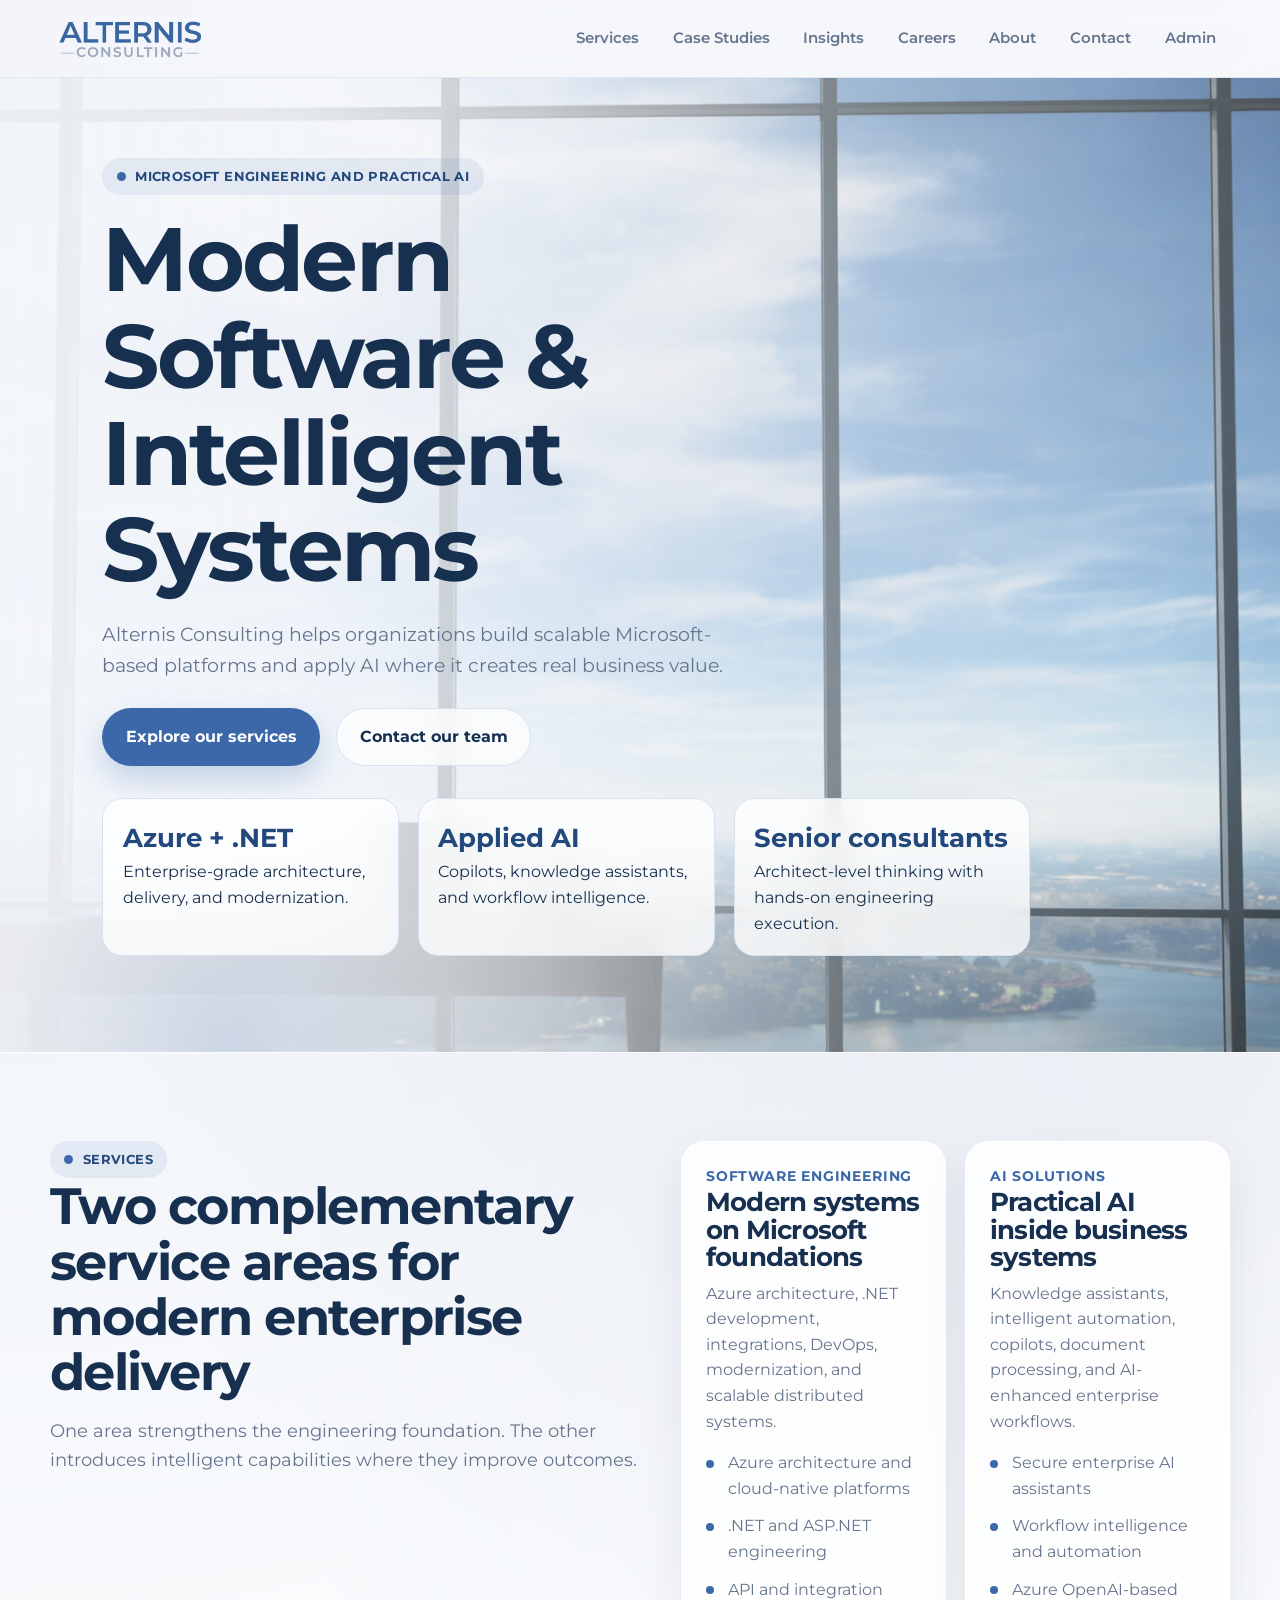
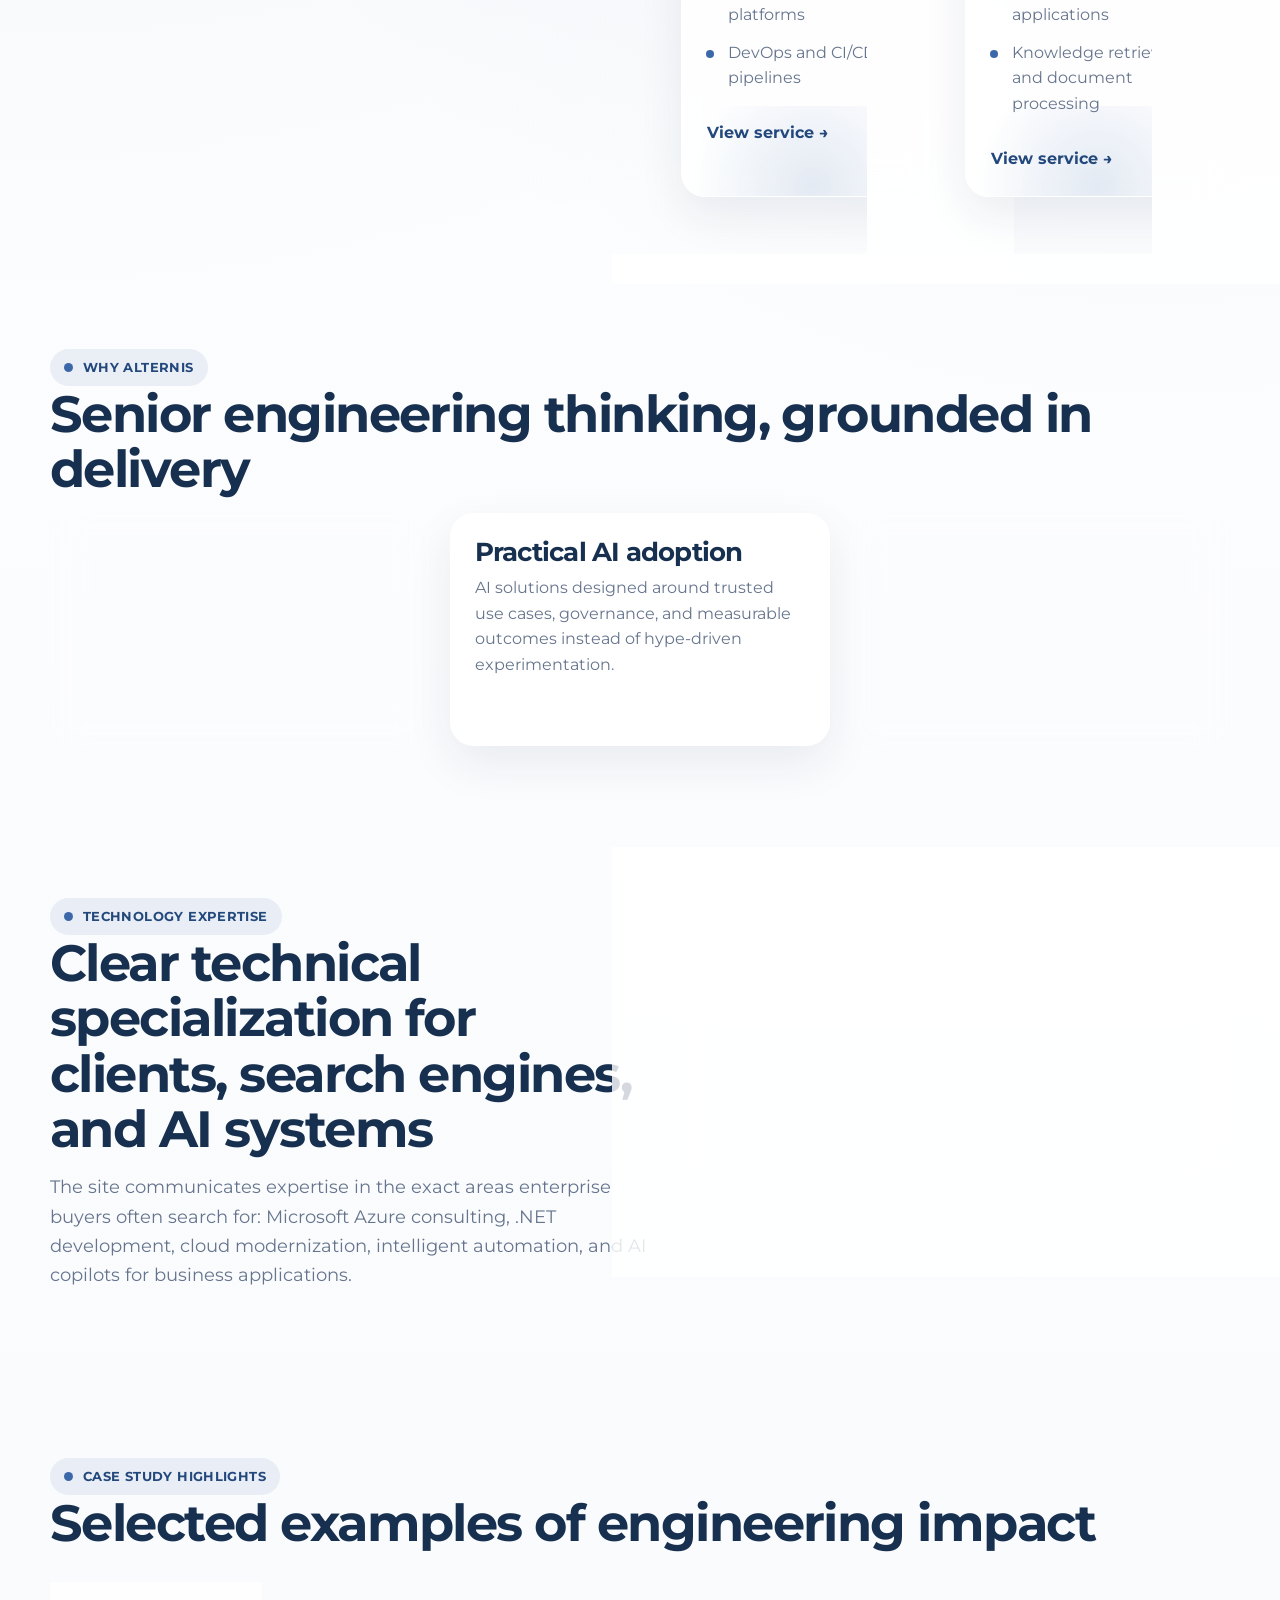
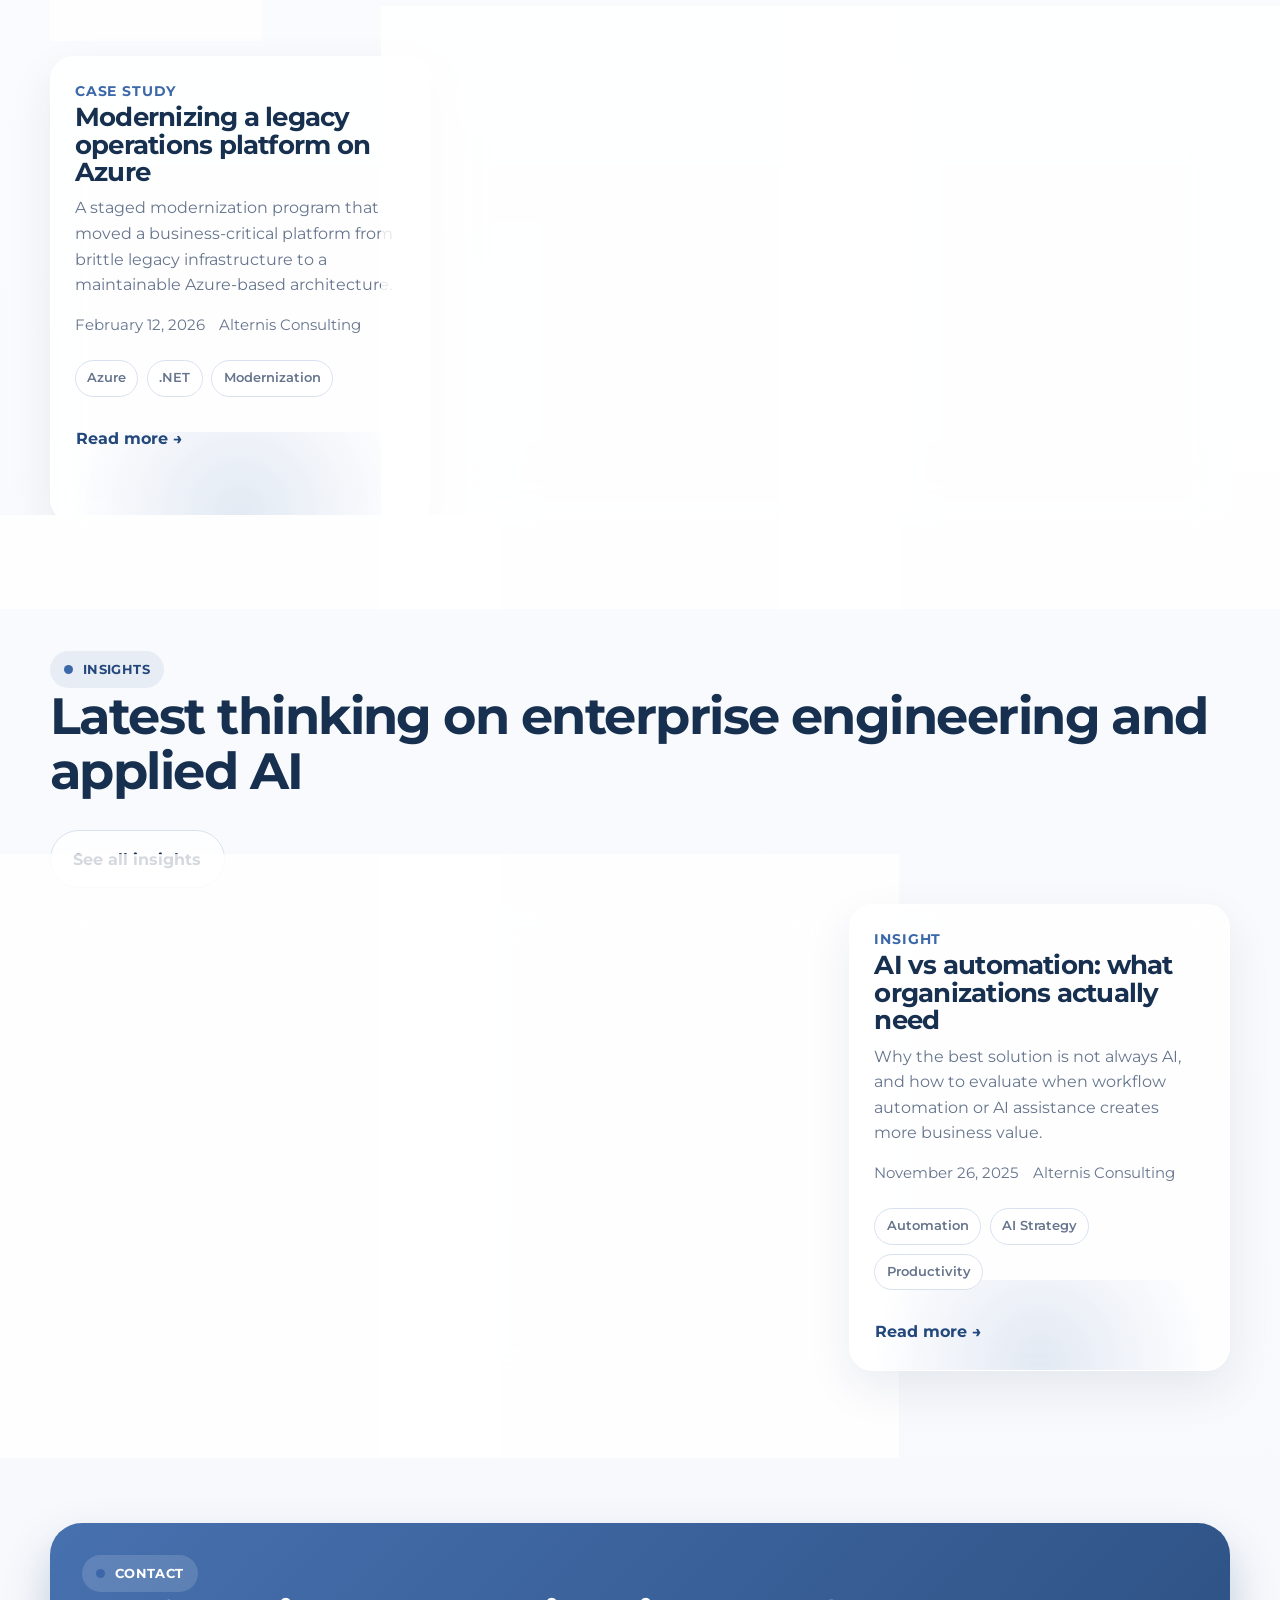
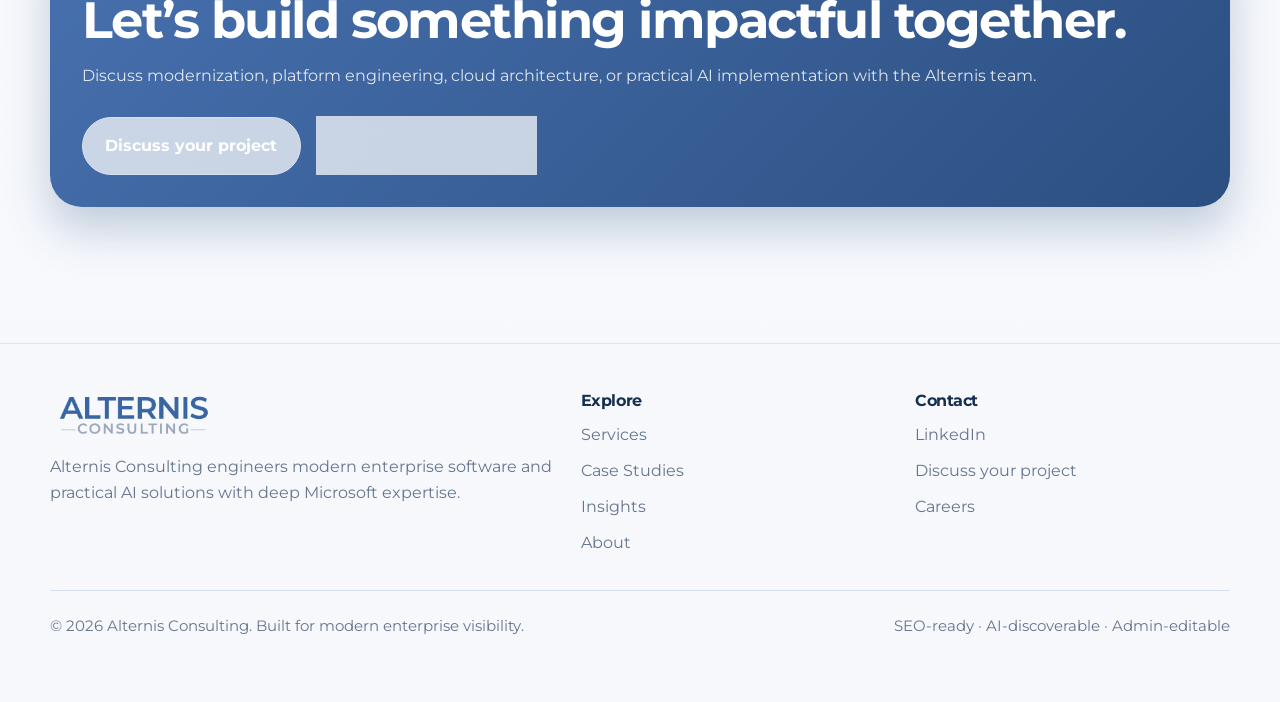
<file: index.html>
<!DOCTYPE html>
<html lang="en">
<head>
  <meta charset="UTF-8" />
  <meta name="viewport" content="width=device-width, initial-scale=1.0" />
  <title>Alternis Consulting | Software Engineering and Practical AI</title>
  <meta name="description" content="Alternis Consulting builds scalable Microsoft-based software platforms and practical AI solutions for modern enterprise environments." />
  <meta name="theme-color" content="#3c68aa" />
  <link rel="icon" type="image/png" href="favicon.png" />
  <link rel="shortcut icon" href="favicon.ico" />
  <link rel="apple-touch-icon" href="apple-touch-icon.png" />
  <meta property="og:title" content="Alternis Consulting | Software Engineering and Practical AI" />
  <meta property="og:description" content="Alternis Consulting builds scalable Microsoft-based software platforms and practical AI solutions for modern enterprise environments." />
  <meta property="og:type" content="website" />
  <link rel="preconnect" href="https://fonts.googleapis.com">
  <link rel="preconnect" href="https://fonts.gstatic.com" crossorigin>
  <link href="https://fonts.googleapis.com/css2?family=Montserrat:wght@400;500;600;700;800&display=swap" rel="stylesheet">
  <link rel="stylesheet" href="styles.css" />
  <script type="application/ld+json">{
  "@context": "https://schema.org",
  "@graph": [
    {
      "@type": "Organization",
      "name": "Alternis Consulting",
      "url": "https://alternisconsulting.se",
      "logo": "logo.png",
      "description": "Alternis Consulting engineers modern enterprise software and practical AI solutions with deep Microsoft expertise."
    },
    {
      "@type": "Service",
      "serviceType": "Software Engineering",
      "provider": {
        "@type": "Organization",
        "name": "Alternis Consulting"
      },
      "areaServed": "Europe",
      "description": "Microsoft Azure architecture, .NET development, cloud-native modernization, APIs, and enterprise delivery."
    },
    {
      "@type": "Service",
      "serviceType": "AI Solutions",
      "provider": {
        "@type": "Organization",
        "name": "Alternis Consulting"
      },
      "areaServed": "Europe",
      "description": "Practical AI copilots, knowledge assistants, intelligent automation, and AI-enhanced workflows."
    }
  ]
}</script>
</head>
<body class="home">

    <header class="site-header">
      <div class="container nav-inner">
        <a class="logo" href="index.html" aria-label="Alternis Consulting home">
          <img src="logo.png" alt="Alternis Consulting logo" />
          <span>Alternis Consulting</span>
        </a>
        <button class="mobile-toggle" aria-label="Toggle navigation">Menu</button>
        <nav class="nav-links" aria-label="Primary">
<a href="services.html" class="">Services</a>
<a href="case-studies.html" class="">Case Studies</a>
<a href="insights.html" class="">Insights</a>
<a href="careers.html" class="">Careers</a>
<a href="about.html" class="">About</a>
<a href="contact.html" class="">Contact</a>
          <a href="admin.html" class="">Admin</a>
        </nav>
      </div>
    </header>

<main>
  <section class="hero hero-image">
    <div class="container">
      <div class="hero-stage">
        <div class="hero-copy hero-copy-wide">
          <span class="eyebrow">Microsoft engineering and practical AI</span>
          <h1>Modern Software &amp; Intelligent Systems</h1>
          <p class="lead">Alternis Consulting helps organizations build scalable Microsoft-based platforms and apply AI where it creates real business value.</p>
          <div class="btn-row">
            <a class="btn btn-primary" href="services.html">Explore our services</a>
            <a class="btn btn-secondary" href="contact.html">Contact our team</a>
          </div>
          <div class="metric-grid">
            <div class="metric"><strong>Azure + .NET</strong><span>Enterprise-grade architecture, delivery, and modernization.</span></div>
            <div class="metric"><strong>Applied AI</strong><span>Copilots, knowledge assistants, and workflow intelligence.</span></div>
            <div class="metric"><strong>Senior consultants</strong><span>Architect-level thinking with hands-on engineering execution.</span></div>
          </div>
        </div>
      </div>
    </div>
  </section>

  <section class="section">
    <div class="container split-section">
      <div>
        <span class="eyebrow">Services</span>
        <h2>Two complementary service areas for modern enterprise delivery</h2>
        <p class="lead">One area strengthens the engineering foundation. The other introduces intelligent capabilities where they improve outcomes.</p>
      </div>
      <div class="grid-2">
        <article class="card path-card">
          <div class="kicker">Software engineering</div>
          <h3>Modern systems on Microsoft foundations</h3>
          <p>Azure architecture, .NET development, integrations, DevOps, modernization, and scalable distributed systems.</p>
          <ul class="list">
            <li>Azure architecture and cloud-native platforms</li>
            <li>.NET and ASP.NET engineering</li>
            <li>API and integration platforms</li>
            <li>DevOps and CI/CD pipelines</li>
          </ul>
          <div class="btn-row"><a class="btn btn-link" href="service-software.html">View service →</a></div>
        </article>
        <article class="card path-card">
          <div class="kicker">AI solutions</div>
          <h3>Practical AI inside business systems</h3>
          <p>Knowledge assistants, intelligent automation, copilots, document processing, and AI-enhanced enterprise workflows.</p>
          <ul class="list">
            <li>Secure enterprise AI assistants</li>
            <li>Workflow intelligence and automation</li>
            <li>Azure OpenAI-based applications</li>
            <li>Knowledge retrieval and document processing</li>
          </ul>
          <div class="btn-row"><a class="btn btn-link" href="service-ai.html">View service →</a></div>
        </article>
      </div>
    </div>
  </section>

  <section class="section-tight">
    <div class="container">
      <span class="eyebrow">Why Alternis</span>
      <h2>Senior engineering thinking, grounded in delivery</h2>
      <div class="grid-3">
        <article class="card">
          <h3>Microsoft-focused expertise</h3>
          <p>Deep experience across Azure, .NET, ASP.NET, API platforms, cloud modernization, and enterprise engineering practices.</p>
        </article>
        <article class="card">
          <h3>Practical AI adoption</h3>
          <p>AI solutions designed around trusted use cases, governance, and measurable outcomes instead of hype-driven experimentation.</p>
        </article>
        <article class="card">
          <h3>Trusted engineering partner</h3>
          <p>Alternis is positioned as a senior consultancy for complex systems, architecture choices, and long-term technical quality.</p>
        </article>
      </div>
    </div>
  </section>

  <section class="section">
    <div class="container split-section">
      <div>
        <span class="eyebrow">Technology expertise</span>
        <h2>Clear technical specialization for clients, search engines, and AI systems</h2>
        <p class="lead">The site communicates expertise in the exact areas enterprise buyers often search for: Microsoft Azure consulting, .NET development, cloud modernization, intelligent automation, and AI copilots for business applications.</p>
      </div>
      <div class="card">
        <div class="tech-cloud">
          <span>Microsoft Azure</span>
          <span>.NET and ASP.NET</span>
          <span>Cloud-native architectures</span>
          <span>API-driven systems</span>
          <span>DevOps and CI/CD</span>
          <span>Azure AI services</span>
          <span>Azure OpenAI</span>
          <span>Enterprise integrations</span>
        </div>
      </div>
    </div>
  </section>

  <section class="section-tight">
    <div class="container">
      <div style="display:flex; align-items:end; justify-content:space-between; gap:1rem; flex-wrap:wrap; margin-bottom:1rem;">
        <div>
          <span class="eyebrow">Case study highlights</span>
          <h2>Selected examples of engineering impact</h2>
        </div>
        <a class="btn btn-secondary" href="case-studies.html">See all case studies</a>
      </div>
      <div class="grid-3" id="homeCaseStudies"></div>
    </div>
  </section>

  <section class="section-tight">
    <div class="container">
      <div style="display:flex; align-items:end; justify-content:space-between; gap:1rem; flex-wrap:wrap; margin-bottom:1rem;">
        <div>
          <span class="eyebrow">Insights</span>
          <h2>Latest thinking on enterprise engineering and applied AI</h2>
        </div>
        <a class="btn btn-secondary" href="insights.html">See all insights</a>
      </div>
      <div class="grid-3" id="homeInsights"></div>
    </div>
  </section>

  <section class="section">
    <div class="container">
      <div class="cta-band">
        <span class="eyebrow" style="background:rgba(255,255,255,.14); color:white;">Contact</span>
        <h2>Let’s build something impactful together.</h2>
        <p>Discuss modernization, platform engineering, cloud architecture, or practical AI implementation with the Alternis team.</p>
        <div class="btn-row">
          <a class="btn btn-secondary" href="contact.html">Discuss your project</a>
          <a class="btn btn-secondary" href="about.html">Learn about Alternis</a>
        </div>
      </div>
    </div>
  </section>
</main>

    <footer class="footer">
      <div class="container">
        <div class="footer-grid">
          <div>
            <img src="logo.png" alt="Alternis Consulting logo" style="height:46px; width:auto; margin-bottom:1rem;">
            <p>Alternis Consulting engineers modern enterprise software and practical AI solutions with deep Microsoft expertise.</p>
          </div>
          <div>
            <h4>Explore</h4>
            <a href="services.html">Services</a>
            <a href="case-studies.html">Case Studies</a>
            <a href="insights.html">Insights</a>
            <a href="about.html">About</a>
          </div>
          <div>
            <h4>Contact</h4>
            <a href="https://se.linkedin.com/company/alternis-consulting" target="_blank" rel="noopener noreferrer">LinkedIn</a>
            <a href="contact.html">Discuss your project</a>
            <a href="careers.html">Careers</a>
          </div>
        </div>
        <div class="footer-bottom">
          <span>© 2026 Alternis Consulting. Built for modern enterprise visibility.</span>
          <span>SEO-ready · AI-discoverable · Admin-editable</span>
        </div>
      </div>
    </footer>

<script src="main.js"></script>
<script src="data.js"></script>
<script src="listing.js"></script><script>renderCards("case-study", "#homeCaseStudies", 3); renderCards("insight", "#homeInsights", 3);</script>
</body>
</html>
</file>
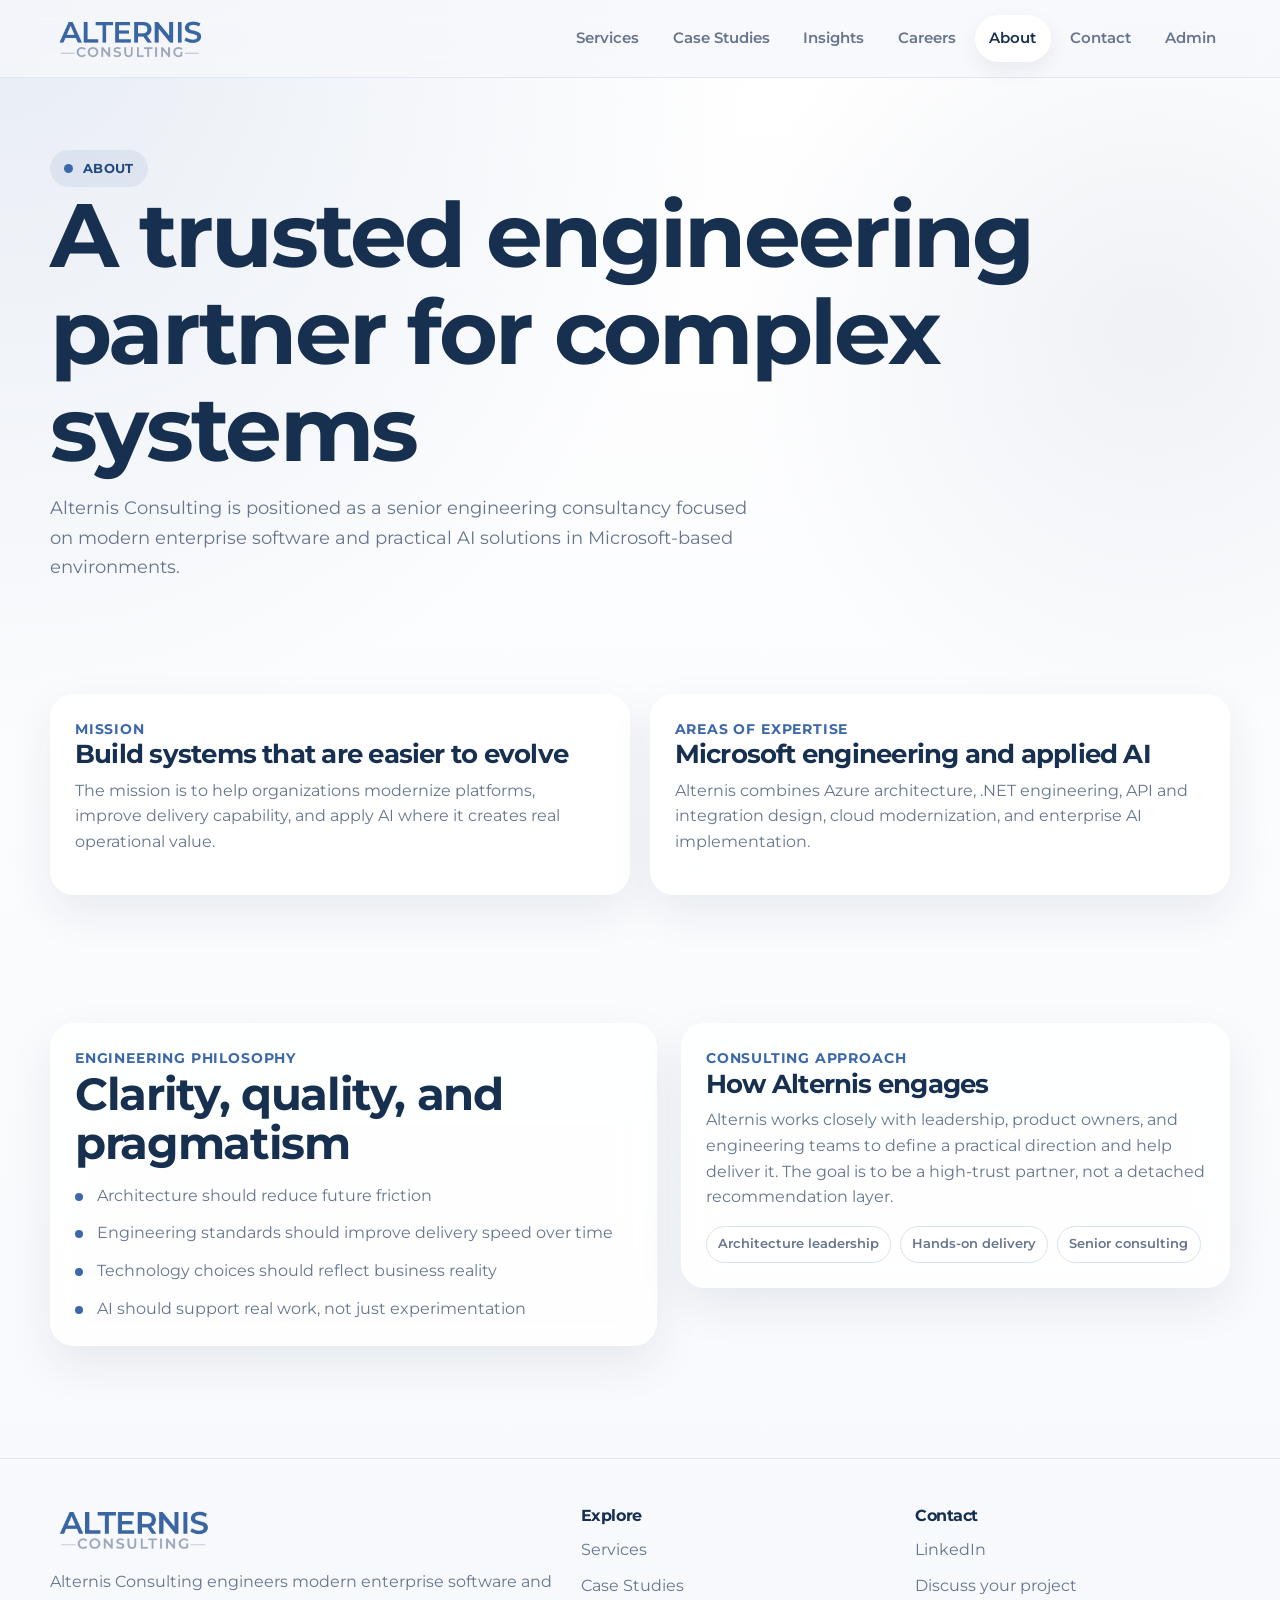
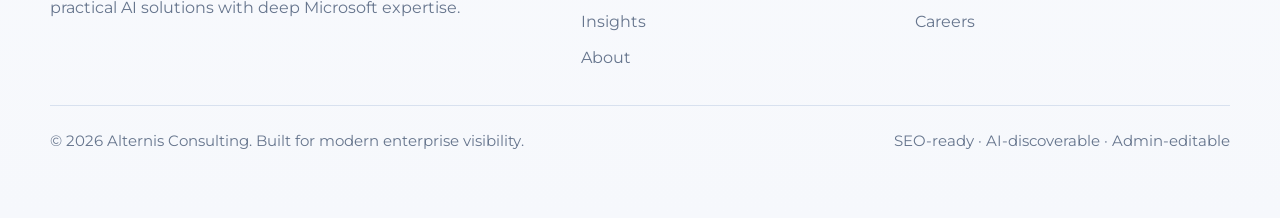
<file: about.html>
<!DOCTYPE html>
<html lang="en">
<head>
  <meta charset="UTF-8" />
  <meta name="viewport" content="width=device-width, initial-scale=1.0" />
  <title>About | Alternis Consulting</title>
  <meta name="description" content="About Alternis Consulting: a trusted engineering partner for complex systems, Microsoft platforms, and practical AI." />
  <meta name="theme-color" content="#3c68aa" />
  <link rel="icon" type="image/png" href="favicon.png" />
  <link rel="shortcut icon" href="favicon.ico" />
  <link rel="apple-touch-icon" href="apple-touch-icon.png" />
  <meta property="og:title" content="About | Alternis Consulting" />
  <meta property="og:description" content="About Alternis Consulting: a trusted engineering partner for complex systems, Microsoft platforms, and practical AI." />
  <meta property="og:type" content="website" />
  <link rel="preconnect" href="https://fonts.googleapis.com">
  <link rel="preconnect" href="https://fonts.gstatic.com" crossorigin>
  <link href="https://fonts.googleapis.com/css2?family=Montserrat:wght@400;500;600;700;800&display=swap" rel="stylesheet">
  <link rel="stylesheet" href="styles.css" />

</head>
<body class="">

    <header class="site-header">
      <div class="container nav-inner">
        <a class="logo" href="index.html" aria-label="Alternis Consulting home">
          <img src="logo.png" alt="Alternis Consulting logo" />
          <span>Alternis Consulting</span>
        </a>
        <button class="mobile-toggle" aria-label="Toggle navigation">Menu</button>
        <nav class="nav-links" aria-label="Primary">
<a href="services.html" class="">Services</a>
<a href="case-studies.html" class="">Case Studies</a>
<a href="insights.html" class="">Insights</a>
<a href="careers.html" class="">Careers</a>
<a href="about.html" class="active">About</a>
<a href="contact.html" class="">Contact</a>
          <a href="admin.html" class="">Admin</a>
        </nav>
      </div>
    </header>

        <main>
          <section class="page-hero">
            <div class="container">
              <span class="eyebrow">About</span>
              <h1>A trusted engineering partner for complex systems</h1>
              <p class="lead">Alternis Consulting is positioned as a senior engineering consultancy focused on modern enterprise software and practical AI solutions in Microsoft-based environments.</p>
            </div>
          </section>
          <section class="section-tight">
            <div class="container grid-2">
              <article class="card">
                <div class="kicker">Mission</div>
                <h3>Build systems that are easier to evolve</h3>
                <p>The mission is to help organizations modernize platforms, improve delivery capability, and apply AI where it creates real operational value.</p>
              </article>
              <article class="card">
                <div class="kicker">Areas of expertise</div>
                <h3>Microsoft engineering and applied AI</h3>
                <p>Alternis combines Azure architecture, .NET engineering, API and integration design, cloud modernization, and enterprise AI implementation.</p>
              </article>
            </div>
          </section>
          <section class="section-tight">
            <div class="container split-section">
              <div class="card">
                <div class="kicker">Engineering philosophy</div>
                <h2 style="font-size:clamp(1.8rem, 4vw, 2.8rem);">Clarity, quality, and pragmatism</h2>
                <ul class="list">
                  <li>Architecture should reduce future friction</li>
                  <li>Engineering standards should improve delivery speed over time</li>
                  <li>Technology choices should reflect business reality</li>
                  <li>AI should support real work, not just experimentation</li>
                </ul>
              </div>
              <div class="card">
                <div class="kicker">Consulting approach</div>
                <h3>How Alternis engages</h3>
                <p>Alternis works closely with leadership, product owners, and engineering teams to define a practical direction and help deliver it. The goal is to be a high-trust partner, not a detached recommendation layer.</p>
                <div class="tag-row"><span class="tag">Architecture leadership</span><span class="tag">Hands-on delivery</span><span class="tag">Senior consulting</span></div>
              </div>
            </div>
          </section>
        </main>

    <footer class="footer">
      <div class="container">
        <div class="footer-grid">
          <div>
            <img src="logo.png" alt="Alternis Consulting logo" style="height:46px; width:auto; margin-bottom:1rem;">
            <p>Alternis Consulting engineers modern enterprise software and practical AI solutions with deep Microsoft expertise.</p>
          </div>
          <div>
            <h4>Explore</h4>
            <a href="services.html">Services</a>
            <a href="case-studies.html">Case Studies</a>
            <a href="insights.html">Insights</a>
            <a href="about.html">About</a>
          </div>
          <div>
            <h4>Contact</h4>
            <a href="https://se.linkedin.com/company/alternis-consulting" target="_blank" rel="noopener noreferrer">LinkedIn</a>
            <a href="contact.html">Discuss your project</a>
            <a href="careers.html">Careers</a>
          </div>
        </div>
        <div class="footer-bottom">
          <span>© 2026 Alternis Consulting. Built for modern enterprise visibility.</span>
          <span>SEO-ready · AI-discoverable · Admin-editable</span>
        </div>
      </div>
    </footer>

<script src="main.js"></script>
<script src="data.js"></script>

</body>
</html>
</file>
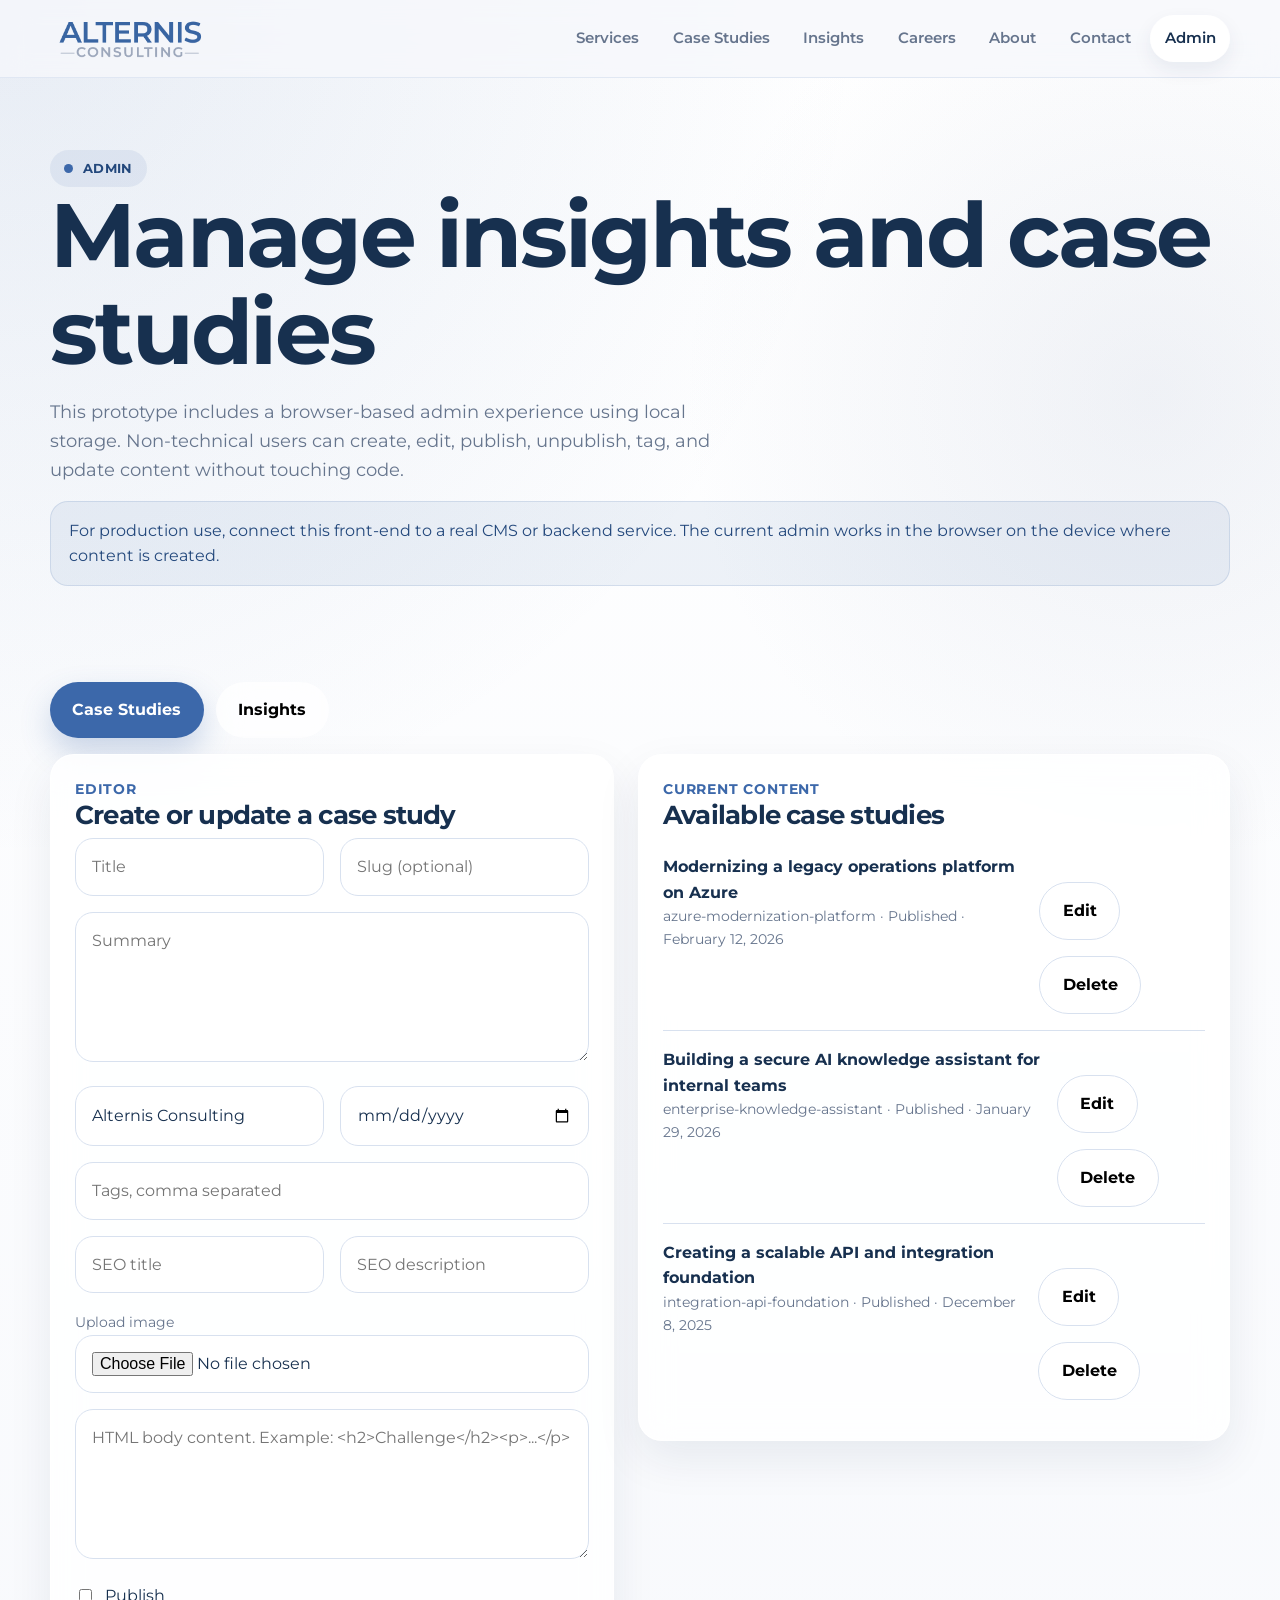
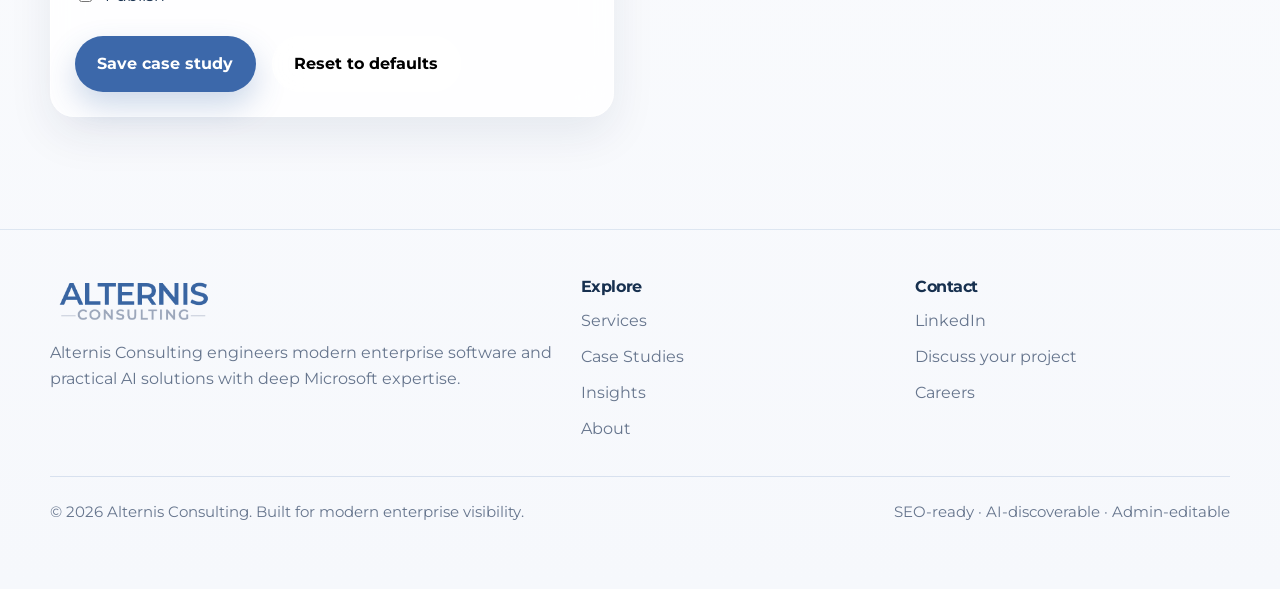
<file: admin.html>
<!DOCTYPE html>
<html lang="en">
<head>
  <meta charset="UTF-8" />
  <meta name="viewport" content="width=device-width, initial-scale=1.0" />
  <title>Admin | Alternis Consulting</title>
  <meta name="description" content="Admin interface for managing insights and case studies in the Alternis Consulting prototype site." />
  <meta name="theme-color" content="#3c68aa" />
  <link rel="icon" type="image/png" href="favicon.png" />
  <link rel="shortcut icon" href="favicon.ico" />
  <link rel="apple-touch-icon" href="apple-touch-icon.png" />
  <meta property="og:title" content="Admin | Alternis Consulting" />
  <meta property="og:description" content="Admin interface for managing insights and case studies in the Alternis Consulting prototype site." />
  <meta property="og:type" content="website" />
  <link rel="preconnect" href="https://fonts.googleapis.com">
  <link rel="preconnect" href="https://fonts.gstatic.com" crossorigin>
  <link href="https://fonts.googleapis.com/css2?family=Montserrat:wght@400;500;600;700;800&display=swap" rel="stylesheet">
  <link rel="stylesheet" href="styles.css" />

</head>
<body class="">

    <header class="site-header">
      <div class="container nav-inner">
        <a class="logo" href="index.html" aria-label="Alternis Consulting home">
          <img src="logo.png" alt="Alternis Consulting logo" />
          <span>Alternis Consulting</span>
        </a>
        <button class="mobile-toggle" aria-label="Toggle navigation">Menu</button>
        <nav class="nav-links" aria-label="Primary">
<a href="services.html" class="">Services</a>
<a href="case-studies.html" class="">Case Studies</a>
<a href="insights.html" class="">Insights</a>
<a href="careers.html" class="">Careers</a>
<a href="about.html" class="">About</a>
<a href="contact.html" class="">Contact</a>
          <a href="admin.html" class="active">Admin</a>
        </nav>
      </div>
    </header>

        <main>
          <section class="page-hero">
            <div class="container">
              <span class="eyebrow">Admin</span>
              <h1>Manage insights and case studies</h1>
              <p class="lead">This prototype includes a browser-based admin experience using local storage. Non-technical users can create, edit, publish, unpublish, tag, and update content without touching code.</p>
              <div class="notice">For production use, connect this front-end to a real CMS or backend service. The current admin works in the browser on the device where content is created.</div>
            </div>
          </section>
          <section class="section-tight">
            <div class="container">
              <div class="admin-tabs">
                <button class="btn btn-primary" data-panel="panel-case-studies">Case Studies</button>
                <button class="btn btn-secondary" data-panel="panel-insights">Insights</button>
              </div>
              <div class="admin-panel active" id="panel-case-studies">
                <div class="two-column-layout">
                  <div class="card">
                    <div class="kicker">Editor</div>
                    <h3>Create or update a case study</h3>
                    <form id="caseStudyForm">
                      <input type="hidden" name="id">
                      <input type="hidden" name="imageData">
                      <div class="form-grid">
                        <input class="input" name="title" placeholder="Title" required>
                        <input class="input" name="slug" placeholder="Slug (optional)">
                      </div>
                      <div style="height:1rem"></div>
                      <textarea class="textarea" name="summary" placeholder="Summary" required></textarea>
                      <div style="height:1rem"></div>
                      <div class="form-grid">
                        <input class="input" name="author" placeholder="Author" value="Alternis Consulting" required>
                        <input class="input" type="date" name="date" required>
                      </div>
                      <div style="height:1rem"></div>
                      <input class="input" name="tags" placeholder="Tags, comma separated">
                      <div style="height:1rem"></div>
                      <div class="form-grid">
                        <input class="input" name="seoTitle" placeholder="SEO title">
                        <input class="input" name="seoDescription" placeholder="SEO description">
                      </div>
                      <div style="height:1rem"></div>
                      <label class="small">Upload image</label>
                      <input class="input" type="file" accept="image/*">
                      <div style="height:1rem"></div>
                      <textarea class="textarea" name="body" placeholder="HTML body content. Example: <h2>Challenge</h2><p>...</p>" required></textarea>
                      <div style="height:1rem"></div>
                      <label style="display:flex; gap:.6rem; align-items:center;"><input type="checkbox" name="published"> Publish</label>
                      <div class="btn-row">
                        <button class="btn btn-primary" type="submit">Save case study</button>
                        <button class="btn btn-secondary" type="button" data-reset="case-study">Reset to defaults</button>
                      </div>
                    </form>
                  </div>
                  <div class="card">
                    <div class="kicker">Current content</div>
                    <h3>Available case studies</h3>
                    <div id="caseStudyList"></div>
                  </div>
                </div>
              </div>
              <div class="admin-panel" id="panel-insights">
                <div class="two-column-layout">
                  <div class="card">
                    <div class="kicker">Editor</div>
                    <h3>Create or update an insight</h3>
                    <form id="insightForm">
                      <input type="hidden" name="id">
                      <input type="hidden" name="imageData">
                      <div class="form-grid">
                        <input class="input" name="title" placeholder="Title" required>
                        <input class="input" name="slug" placeholder="Slug (optional)">
                      </div>
                      <div style="height:1rem"></div>
                      <textarea class="textarea" name="summary" placeholder="Summary" required></textarea>
                      <div style="height:1rem"></div>
                      <div class="form-grid">
                        <input class="input" name="author" placeholder="Author" value="Alternis Consulting" required>
                        <input class="input" type="date" name="date" required>
                      </div>
                      <div style="height:1rem"></div>
                      <input class="input" name="tags" placeholder="Tags, comma separated">
                      <div style="height:1rem"></div>
                      <div class="form-grid">
                        <input class="input" name="seoTitle" placeholder="SEO title">
                        <input class="input" name="seoDescription" placeholder="SEO description">
                      </div>
                      <div style="height:1rem"></div>
                      <label class="small">Upload image</label>
                      <input class="input" type="file" accept="image/*">
                      <div style="height:1rem"></div>
                      <textarea class="textarea" name="body" placeholder="HTML body content. Example: <h2>Why this matters</h2><p>...</p>" required></textarea>
                      <div style="height:1rem"></div>
                      <label style="display:flex; gap:.6rem; align-items:center;"><input type="checkbox" name="published"> Publish</label>
                      <div class="btn-row">
                        <button class="btn btn-primary" type="submit">Save insight</button>
                        <button class="btn btn-secondary" type="button" data-reset="insight">Reset to defaults</button>
                      </div>
                    </form>
                  </div>
                  <div class="card">
                    <div class="kicker">Current content</div>
                    <h3>Available insights</h3>
                    <div id="insightList"></div>
                  </div>
                </div>
              </div>
            </div>
          </section>
        </main>

    <footer class="footer">
      <div class="container">
        <div class="footer-grid">
          <div>
            <img src="logo.png" alt="Alternis Consulting logo" style="height:46px; width:auto; margin-bottom:1rem;">
            <p>Alternis Consulting engineers modern enterprise software and practical AI solutions with deep Microsoft expertise.</p>
          </div>
          <div>
            <h4>Explore</h4>
            <a href="services.html">Services</a>
            <a href="case-studies.html">Case Studies</a>
            <a href="insights.html">Insights</a>
            <a href="about.html">About</a>
          </div>
          <div>
            <h4>Contact</h4>
            <a href="https://se.linkedin.com/company/alternis-consulting" target="_blank" rel="noopener noreferrer">LinkedIn</a>
            <a href="contact.html">Discuss your project</a>
            <a href="careers.html">Careers</a>
          </div>
        </div>
        <div class="footer-bottom">
          <span>© 2026 Alternis Consulting. Built for modern enterprise visibility.</span>
          <span>SEO-ready · AI-discoverable · Admin-editable</span>
        </div>
      </div>
    </footer>

<script src="main.js"></script>
<script src="data.js"></script>
<script src="admin.js"></script>
</body>
</html>
</file>
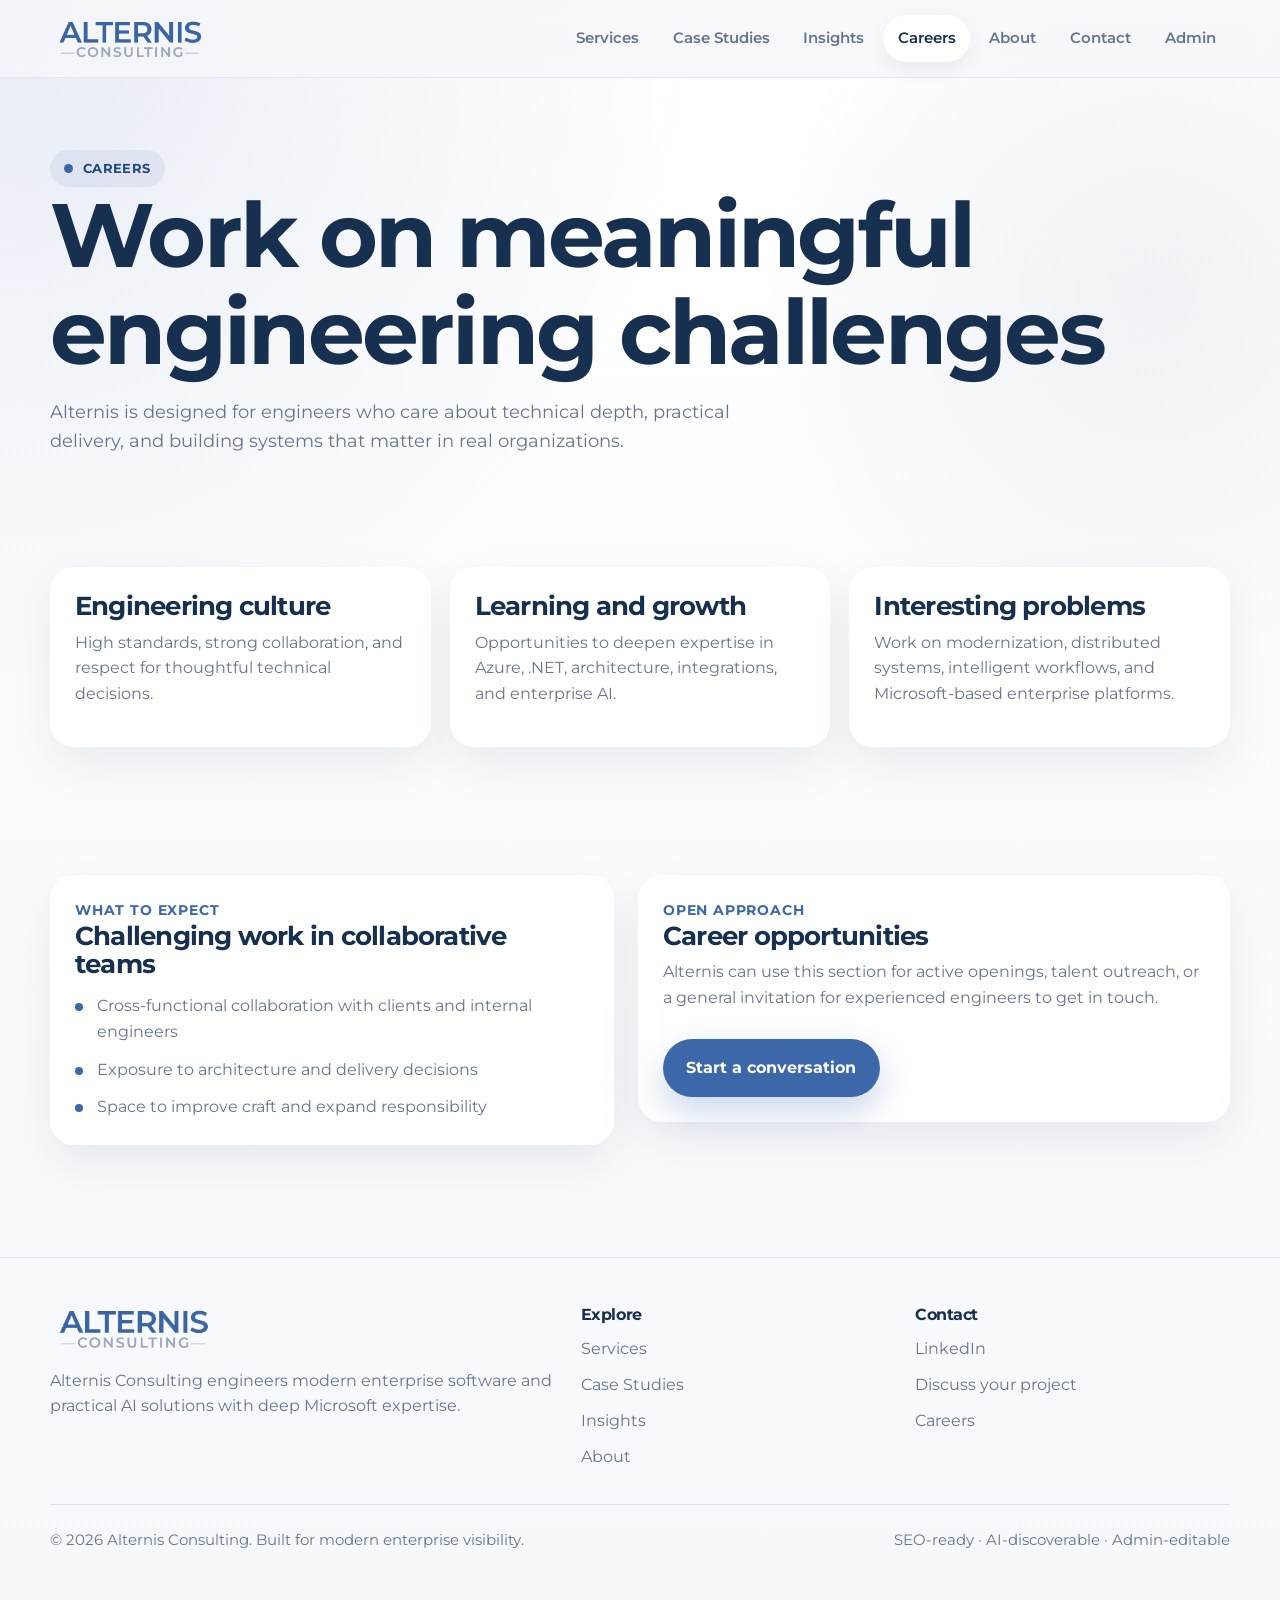
<file: careers.html>
<!DOCTYPE html>
<html lang="en">
<head>
  <meta charset="UTF-8" />
  <meta name="viewport" content="width=device-width, initial-scale=1.0" />
  <title>Careers | Alternis Consulting</title>
  <meta name="description" content="Careers at Alternis Consulting for engineers who enjoy real technical challenges, learning, and collaboration." />
  <meta name="theme-color" content="#3c68aa" />
  <link rel="icon" type="image/png" href="favicon.png" />
  <link rel="shortcut icon" href="favicon.ico" />
  <link rel="apple-touch-icon" href="apple-touch-icon.png" />
  <meta property="og:title" content="Careers | Alternis Consulting" />
  <meta property="og:description" content="Careers at Alternis Consulting for engineers who enjoy real technical challenges, learning, and collaboration." />
  <meta property="og:type" content="website" />
  <link rel="preconnect" href="https://fonts.googleapis.com">
  <link rel="preconnect" href="https://fonts.gstatic.com" crossorigin>
  <link href="https://fonts.googleapis.com/css2?family=Montserrat:wght@400;500;600;700;800&display=swap" rel="stylesheet">
  <link rel="stylesheet" href="styles.css" />

</head>
<body class="">

    <header class="site-header">
      <div class="container nav-inner">
        <a class="logo" href="index.html" aria-label="Alternis Consulting home">
          <img src="logo.png" alt="Alternis Consulting logo" />
          <span>Alternis Consulting</span>
        </a>
        <button class="mobile-toggle" aria-label="Toggle navigation">Menu</button>
        <nav class="nav-links" aria-label="Primary">
<a href="services.html" class="">Services</a>
<a href="case-studies.html" class="">Case Studies</a>
<a href="insights.html" class="">Insights</a>
<a href="careers.html" class="active">Careers</a>
<a href="about.html" class="">About</a>
<a href="contact.html" class="">Contact</a>
          <a href="admin.html" class="">Admin</a>
        </nav>
      </div>
    </header>

        <main>
          <section class="page-hero">
            <div class="container">
              <span class="eyebrow">Careers</span>
              <h1>Work on meaningful engineering challenges</h1>
              <p class="lead">Alternis is designed for engineers who care about technical depth, practical delivery, and building systems that matter in real organizations.</p>
            </div>
          </section>
          <section class="section-tight">
            <div class="container grid-3">
              <article class="card"><h3>Engineering culture</h3><p>High standards, strong collaboration, and respect for thoughtful technical decisions.</p></article>
              <article class="card"><h3>Learning and growth</h3><p>Opportunities to deepen expertise in Azure, .NET, architecture, integrations, and enterprise AI.</p></article>
              <article class="card"><h3>Interesting problems</h3><p>Work on modernization, distributed systems, intelligent workflows, and Microsoft-based enterprise platforms.</p></article>
            </div>
          </section>
          <section class="section-tight">
            <div class="container two-column-layout">
              <div class="card">
                <div class="kicker">What to expect</div>
                <h3>Challenging work in collaborative teams</h3>
                <ul class="list">
                  <li>Cross-functional collaboration with clients and internal engineers</li>
                  <li>Exposure to architecture and delivery decisions</li>
                  <li>Space to improve craft and expand responsibility</li>
                </ul>
              </div>
              <div class="card">
                <div class="kicker">Open approach</div>
                <h3>Career opportunities</h3>
                <p>Alternis can use this section for active openings, talent outreach, or a general invitation for experienced engineers to get in touch.</p>
                <div class="btn-row"><a class="btn btn-primary" href="contact.html">Start a conversation</a></div>
              </div>
            </div>
          </section>
        </main>

    <footer class="footer">
      <div class="container">
        <div class="footer-grid">
          <div>
            <img src="logo.png" alt="Alternis Consulting logo" style="height:46px; width:auto; margin-bottom:1rem;">
            <p>Alternis Consulting engineers modern enterprise software and practical AI solutions with deep Microsoft expertise.</p>
          </div>
          <div>
            <h4>Explore</h4>
            <a href="services.html">Services</a>
            <a href="case-studies.html">Case Studies</a>
            <a href="insights.html">Insights</a>
            <a href="about.html">About</a>
          </div>
          <div>
            <h4>Contact</h4>
            <a href="https://se.linkedin.com/company/alternis-consulting" target="_blank" rel="noopener noreferrer">LinkedIn</a>
            <a href="contact.html">Discuss your project</a>
            <a href="careers.html">Careers</a>
          </div>
        </div>
        <div class="footer-bottom">
          <span>© 2026 Alternis Consulting. Built for modern enterprise visibility.</span>
          <span>SEO-ready · AI-discoverable · Admin-editable</span>
        </div>
      </div>
    </footer>

<script src="main.js"></script>
<script src="data.js"></script>

</body>
</html>
</file>
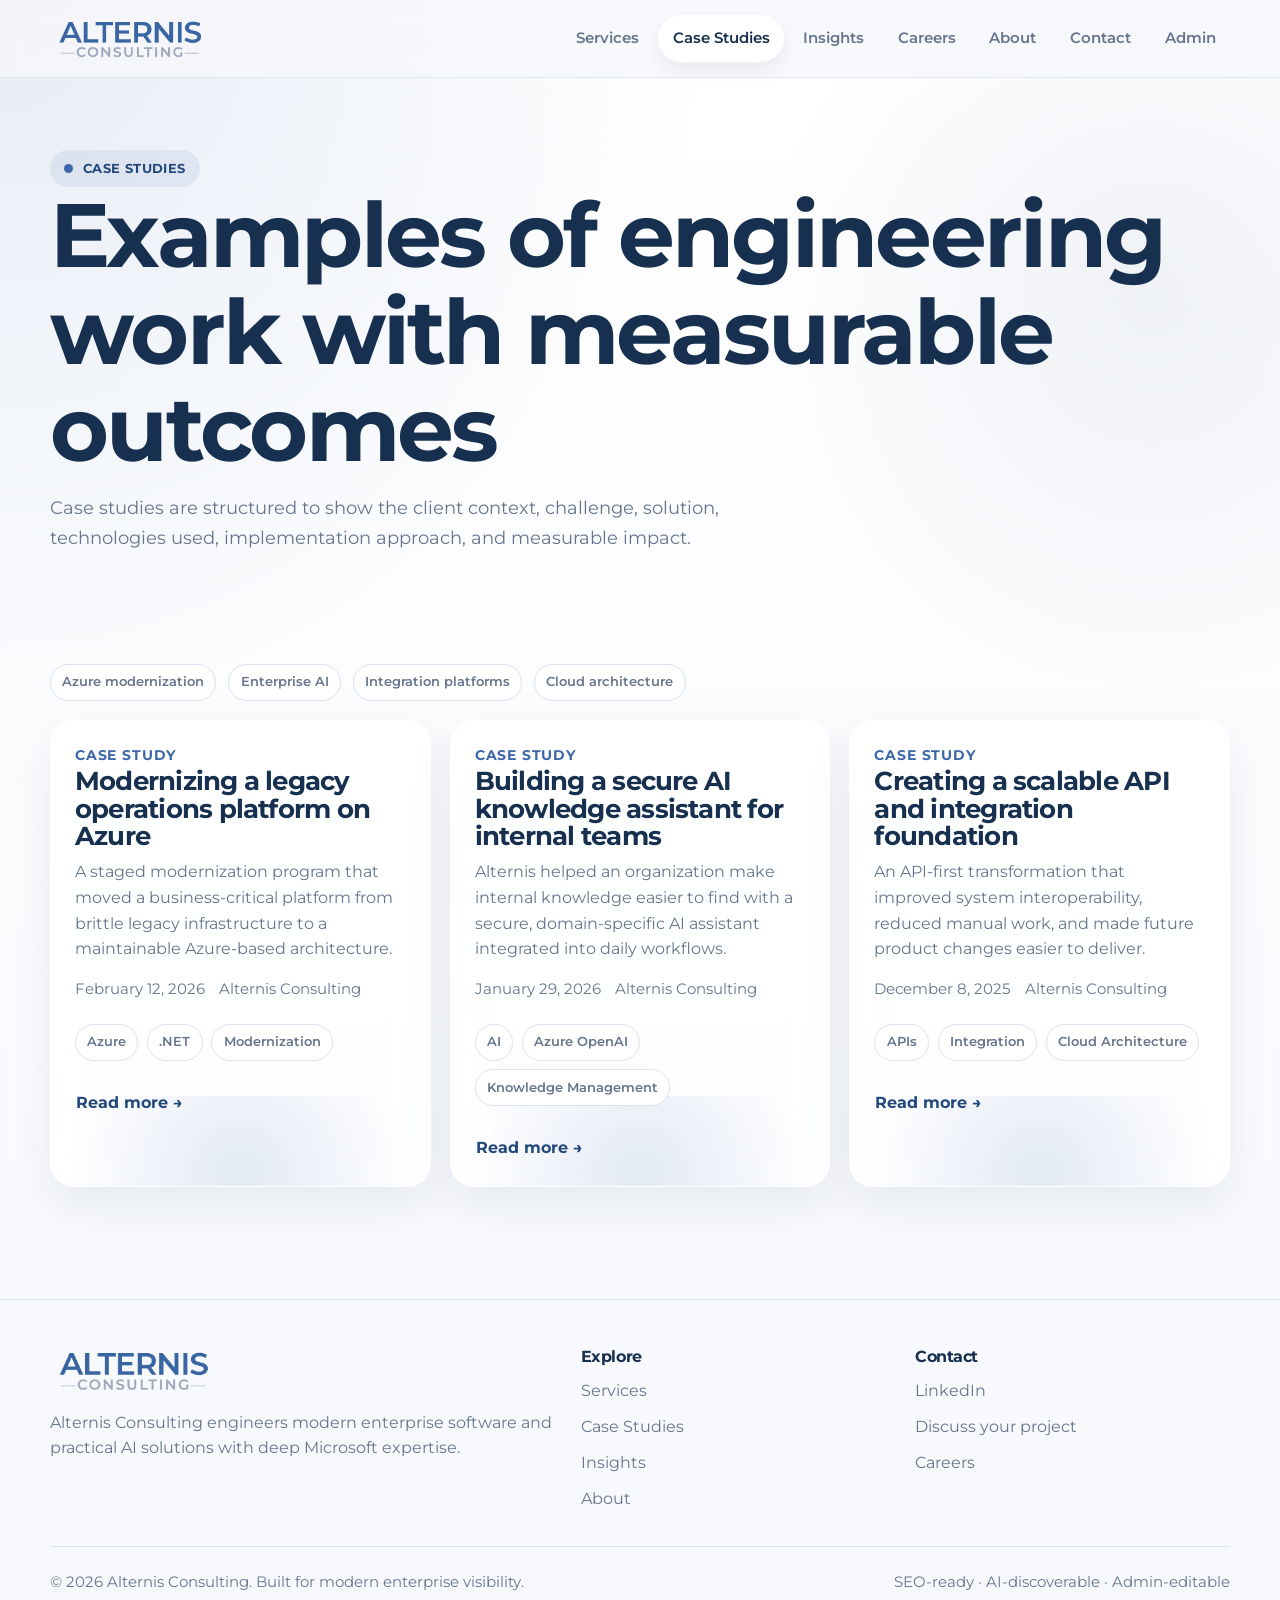
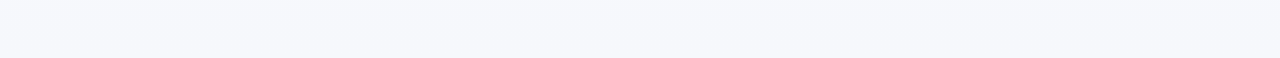
<file: case-studies.html>
<!DOCTYPE html>
<html lang="en">
<head>
  <meta charset="UTF-8" />
  <meta name="viewport" content="width=device-width, initial-scale=1.0" />
  <title>Case Studies | Alternis Consulting</title>
  <meta name="description" content="Selected case studies showing enterprise software engineering, Azure modernization, integration design, and practical AI delivery." />
  <meta name="theme-color" content="#3c68aa" />
  <link rel="icon" type="image/png" href="favicon.png" />
  <link rel="shortcut icon" href="favicon.ico" />
  <link rel="apple-touch-icon" href="apple-touch-icon.png" />
  <meta property="og:title" content="Case Studies | Alternis Consulting" />
  <meta property="og:description" content="Selected case studies showing enterprise software engineering, Azure modernization, integration design, and practical AI delivery." />
  <meta property="og:type" content="website" />
  <link rel="preconnect" href="https://fonts.googleapis.com">
  <link rel="preconnect" href="https://fonts.gstatic.com" crossorigin>
  <link href="https://fonts.googleapis.com/css2?family=Montserrat:wght@400;500;600;700;800&display=swap" rel="stylesheet">
  <link rel="stylesheet" href="styles.css" />

</head>
<body class="">

    <header class="site-header">
      <div class="container nav-inner">
        <a class="logo" href="index.html" aria-label="Alternis Consulting home">
          <img src="logo.png" alt="Alternis Consulting logo" />
          <span>Alternis Consulting</span>
        </a>
        <button class="mobile-toggle" aria-label="Toggle navigation">Menu</button>
        <nav class="nav-links" aria-label="Primary">
<a href="services.html" class="">Services</a>
<a href="case-studies.html" class="active">Case Studies</a>
<a href="insights.html" class="">Insights</a>
<a href="careers.html" class="">Careers</a>
<a href="about.html" class="">About</a>
<a href="contact.html" class="">Contact</a>
          <a href="admin.html" class="">Admin</a>
        </nav>
      </div>
    </header>

        <main>
          <section class="page-hero">
            <div class="container">
              <span class="eyebrow">Case studies</span>
              <h1>Examples of engineering work with measurable outcomes</h1>
              <p class="lead">Case studies are structured to show the client context, challenge, solution, technologies used, implementation approach, and measurable impact.</p>
            </div>
          </section>
          <section class="section-tight">
            <div class="container">
              <div class="filters"><span class="tag">Azure modernization</span><span class="tag">Enterprise AI</span><span class="tag">Integration platforms</span><span class="tag">Cloud architecture</span></div>
              <div class="grid-3" id="caseStudyListing"></div>
            </div>
          </section>
        </main>

    <footer class="footer">
      <div class="container">
        <div class="footer-grid">
          <div>
            <img src="logo.png" alt="Alternis Consulting logo" style="height:46px; width:auto; margin-bottom:1rem;">
            <p>Alternis Consulting engineers modern enterprise software and practical AI solutions with deep Microsoft expertise.</p>
          </div>
          <div>
            <h4>Explore</h4>
            <a href="services.html">Services</a>
            <a href="case-studies.html">Case Studies</a>
            <a href="insights.html">Insights</a>
            <a href="about.html">About</a>
          </div>
          <div>
            <h4>Contact</h4>
            <a href="https://se.linkedin.com/company/alternis-consulting" target="_blank" rel="noopener noreferrer">LinkedIn</a>
            <a href="contact.html">Discuss your project</a>
            <a href="careers.html">Careers</a>
          </div>
        </div>
        <div class="footer-bottom">
          <span>© 2026 Alternis Consulting. Built for modern enterprise visibility.</span>
          <span>SEO-ready · AI-discoverable · Admin-editable</span>
        </div>
      </div>
    </footer>

<script src="main.js"></script>
<script src="data.js"></script>
<script src="listing.js"></script><script>renderCards("case-study", "#caseStudyListing");</script>
</body>
</html>
</file>
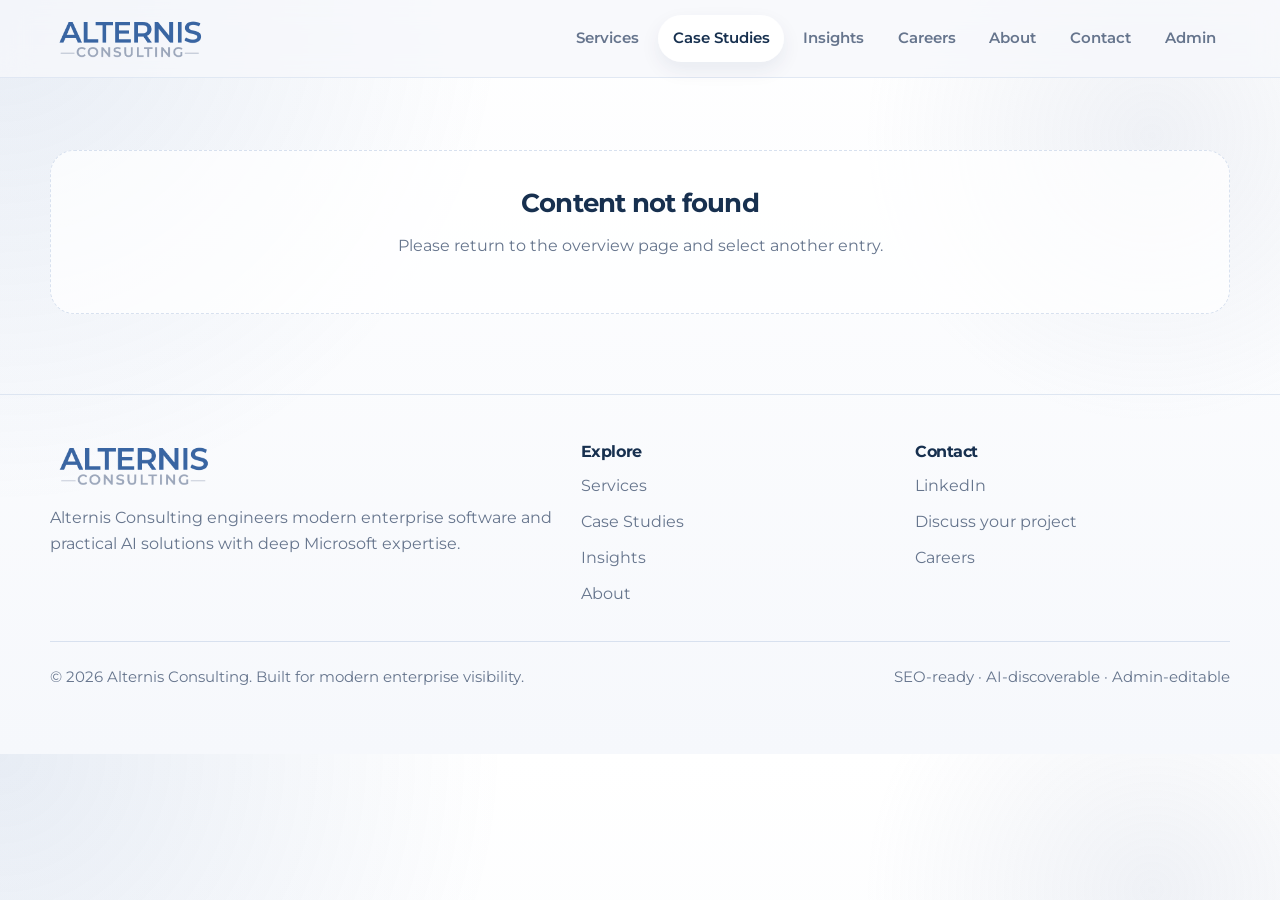
<file: case-study.html>
<!DOCTYPE html>
<html lang="en">
<head>
  <meta charset="UTF-8" />
  <meta name="viewport" content="width=device-width, initial-scale=1.0" />
  <title>Case Study | Alternis Consulting</title>
  <meta name="description" content="Detailed case study from Alternis Consulting." />
  <meta name="theme-color" content="#3c68aa" />
  <link rel="icon" type="image/png" href="favicon.png" />
  <link rel="shortcut icon" href="favicon.ico" />
  <link rel="apple-touch-icon" href="apple-touch-icon.png" />
  <meta property="og:title" content="Case Study | Alternis Consulting" />
  <meta property="og:description" content="Detailed case study from Alternis Consulting." />
  <meta property="og:type" content="website" />
  <link rel="preconnect" href="https://fonts.googleapis.com">
  <link rel="preconnect" href="https://fonts.gstatic.com" crossorigin>
  <link href="https://fonts.googleapis.com/css2?family=Montserrat:wght@400;500;600;700;800&display=swap" rel="stylesheet">
  <link rel="stylesheet" href="styles.css" />
  <script type="application/ld+json">{ "@context": "https://schema.org", "@type": "Article", "headline": "Case study", "author": {"@type": "Organization", "name": "Alternis Consulting"} }</script>
</head>
<body class="">

    <header class="site-header">
      <div class="container nav-inner">
        <a class="logo" href="index.html" aria-label="Alternis Consulting home">
          <img src="logo.png" alt="Alternis Consulting logo" />
          <span>Alternis Consulting</span>
        </a>
        <button class="mobile-toggle" aria-label="Toggle navigation">Menu</button>
        <nav class="nav-links" aria-label="Primary">
<a href="services.html" class="">Services</a>
<a href="case-studies.html" class="active">Case Studies</a>
<a href="insights.html" class="">Insights</a>
<a href="careers.html" class="">Careers</a>
<a href="about.html" class="">About</a>
<a href="contact.html" class="">Contact</a>
          <a href="admin.html" class="">Admin</a>
        </nav>
      </div>
    </header>

        <main>
          <section class="page-hero">
            <div class="container" data-detail-root data-type="case-study"></div>
          </section>
        </main>

    <footer class="footer">
      <div class="container">
        <div class="footer-grid">
          <div>
            <img src="logo.png" alt="Alternis Consulting logo" style="height:46px; width:auto; margin-bottom:1rem;">
            <p>Alternis Consulting engineers modern enterprise software and practical AI solutions with deep Microsoft expertise.</p>
          </div>
          <div>
            <h4>Explore</h4>
            <a href="services.html">Services</a>
            <a href="case-studies.html">Case Studies</a>
            <a href="insights.html">Insights</a>
            <a href="about.html">About</a>
          </div>
          <div>
            <h4>Contact</h4>
            <a href="https://se.linkedin.com/company/alternis-consulting" target="_blank" rel="noopener noreferrer">LinkedIn</a>
            <a href="contact.html">Discuss your project</a>
            <a href="careers.html">Careers</a>
          </div>
        </div>
        <div class="footer-bottom">
          <span>© 2026 Alternis Consulting. Built for modern enterprise visibility.</span>
          <span>SEO-ready · AI-discoverable · Admin-editable</span>
        </div>
      </div>
    </footer>

<script src="main.js"></script>
<script src="data.js"></script>
<script src="detail.js"></script>
</body>
</html>
</file>
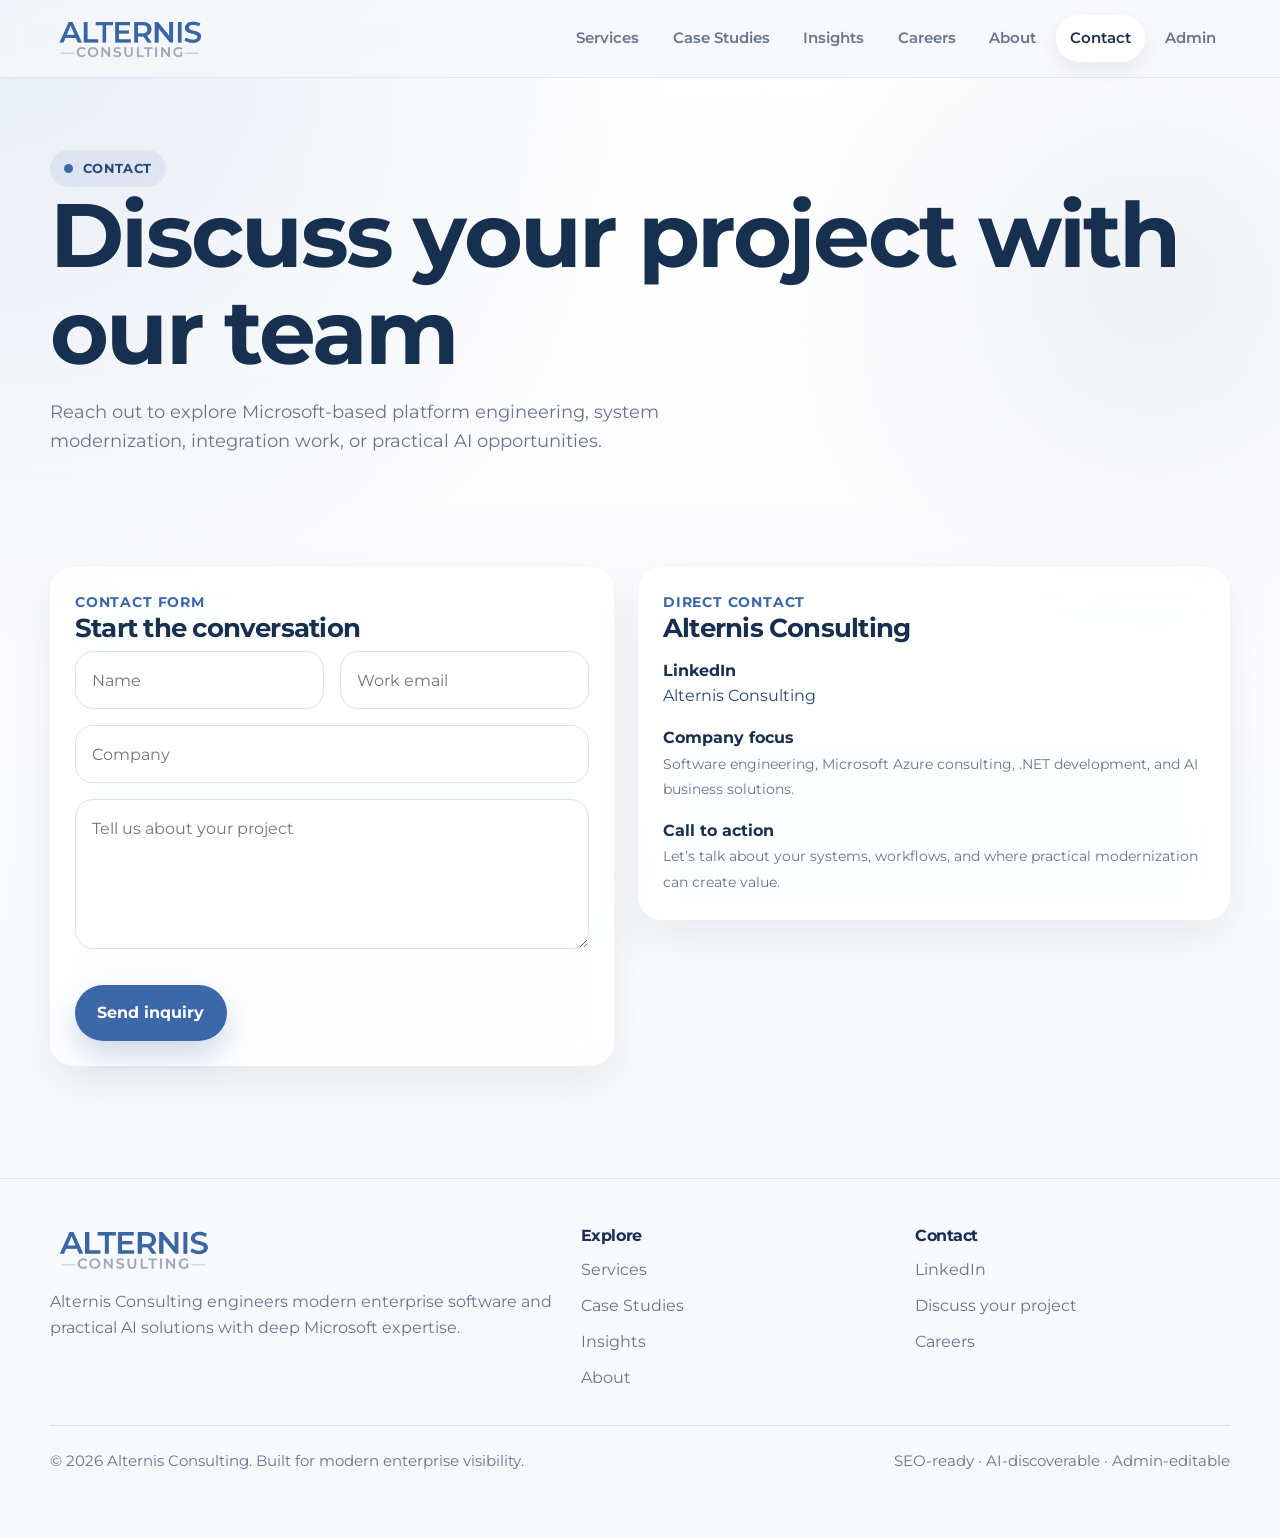
<file: contact.html>
<!DOCTYPE html>
<html lang="en">
<head>
  <meta charset="UTF-8" />
  <meta name="viewport" content="width=device-width, initial-scale=1.0" />
  <title>Contact | Alternis Consulting</title>
  <meta name="description" content="Contact Alternis Consulting to discuss enterprise software engineering, Azure modernization, or AI solutions." />
  <meta name="theme-color" content="#3c68aa" />
  <link rel="icon" type="image/png" href="favicon.png" />
  <link rel="shortcut icon" href="favicon.ico" />
  <link rel="apple-touch-icon" href="apple-touch-icon.png" />
  <meta property="og:title" content="Contact | Alternis Consulting" />
  <meta property="og:description" content="Contact Alternis Consulting to discuss enterprise software engineering, Azure modernization, or AI solutions." />
  <meta property="og:type" content="website" />
  <link rel="preconnect" href="https://fonts.googleapis.com">
  <link rel="preconnect" href="https://fonts.gstatic.com" crossorigin>
  <link href="https://fonts.googleapis.com/css2?family=Montserrat:wght@400;500;600;700;800&display=swap" rel="stylesheet">
  <link rel="stylesheet" href="styles.css" />

</head>
<body class="">

    <header class="site-header">
      <div class="container nav-inner">
        <a class="logo" href="index.html" aria-label="Alternis Consulting home">
          <img src="logo.png" alt="Alternis Consulting logo" />
          <span>Alternis Consulting</span>
        </a>
        <button class="mobile-toggle" aria-label="Toggle navigation">Menu</button>
        <nav class="nav-links" aria-label="Primary">
<a href="services.html" class="">Services</a>
<a href="case-studies.html" class="">Case Studies</a>
<a href="insights.html" class="">Insights</a>
<a href="careers.html" class="">Careers</a>
<a href="about.html" class="">About</a>
<a href="contact.html" class="active">Contact</a>
          <a href="admin.html" class="">Admin</a>
        </nav>
      </div>
    </header>

        <main>
          <section class="page-hero">
            <div class="container">
              <span class="eyebrow">Contact</span>
              <h1>Discuss your project with our team</h1>
              <p class="lead">Reach out to explore Microsoft-based platform engineering, system modernization, integration work, or practical AI opportunities.</p>
            </div>
          </section>
          <section class="section-tight">
            <div class="container two-column-layout">
              <div class="card contact-card">
                <div class="kicker">Contact form</div>
                <h3>Start the conversation</h3>
                <form id="contact-form" action="https://formsubmit.co/info@alternisconsulting.com" method="POST">
                  <input type="hidden" name="_subject" value="Alternis Consulting website inquiry">
                  <input type="hidden" name="_template" value="table">
                  <input type="hidden" name="_url" value="">
                  <input type="hidden" name="_next" value="">
                  <input type="text" name="_honey" style="display:none">
                  <div class="form-grid">
                    <input class="input" type="text" name="name" placeholder="Name" autocomplete="name" required>
                    <input class="input" type="email" name="email" placeholder="Work email" autocomplete="email" required>
                  </div>
                  <div style="height:1rem"></div>
                  <input class="input" type="text" name="company" placeholder="Company" autocomplete="organization">
                  <div style="height:1rem"></div>
                  <textarea class="textarea" name="message" placeholder="Tell us about your project" required></textarea>
                  <div class="btn-row"><button class="btn btn-primary" type="submit">Send inquiry</button></div>
                </form>
                <div id="contact-success" class="notice" style="display:none; margin-top:1rem;">Thanks — your message has been sent. We will get back to you soon.</div>
              </div>
              <aside class="card contact-card">
                <div class="kicker">Direct contact</div>
                <h3>Alternis Consulting</h3>
                <div class="contact-list">
                  <div><strong>LinkedIn</strong><br><a href="https://se.linkedin.com/company/alternis-consulting" target="_blank" rel="noopener noreferrer">Alternis Consulting</a></div>
                  <div><strong>Company focus</strong><br><span class="small">Software engineering, Microsoft Azure consulting, .NET development, and AI business solutions.</span></div>
                  <div><strong>Call to action</strong><br><span class="small">Let’s talk about your systems, workflows, and where practical modernization can create value.</span></div>
                </div>
              </aside>
            </div>
          </section>
        </main>

    <footer class="footer">
      <div class="container">
        <div class="footer-grid">
          <div>
            <img src="logo.png" alt="Alternis Consulting logo" style="height:46px; width:auto; margin-bottom:1rem;">
            <p>Alternis Consulting engineers modern enterprise software and practical AI solutions with deep Microsoft expertise.</p>
          </div>
          <div>
            <h4>Explore</h4>
            <a href="services.html">Services</a>
            <a href="case-studies.html">Case Studies</a>
            <a href="insights.html">Insights</a>
            <a href="about.html">About</a>
          </div>
          <div>
            <h4>Contact</h4>
            <a href="https://se.linkedin.com/company/alternis-consulting" target="_blank" rel="noopener noreferrer">LinkedIn</a>
            <a href="contact.html">Discuss your project</a>
            <a href="careers.html">Careers</a>
          </div>
        </div>
        <div class="footer-bottom">
          <span>© 2026 Alternis Consulting. Built for modern enterprise visibility.</span>
          <span>SEO-ready · AI-discoverable · Admin-editable</span>
        </div>
      </div>
    </footer>

<script src="main.js"></script>
<script src="data.js"></script>
<script src="contact.js"></script>

</body>
</html>
</file>
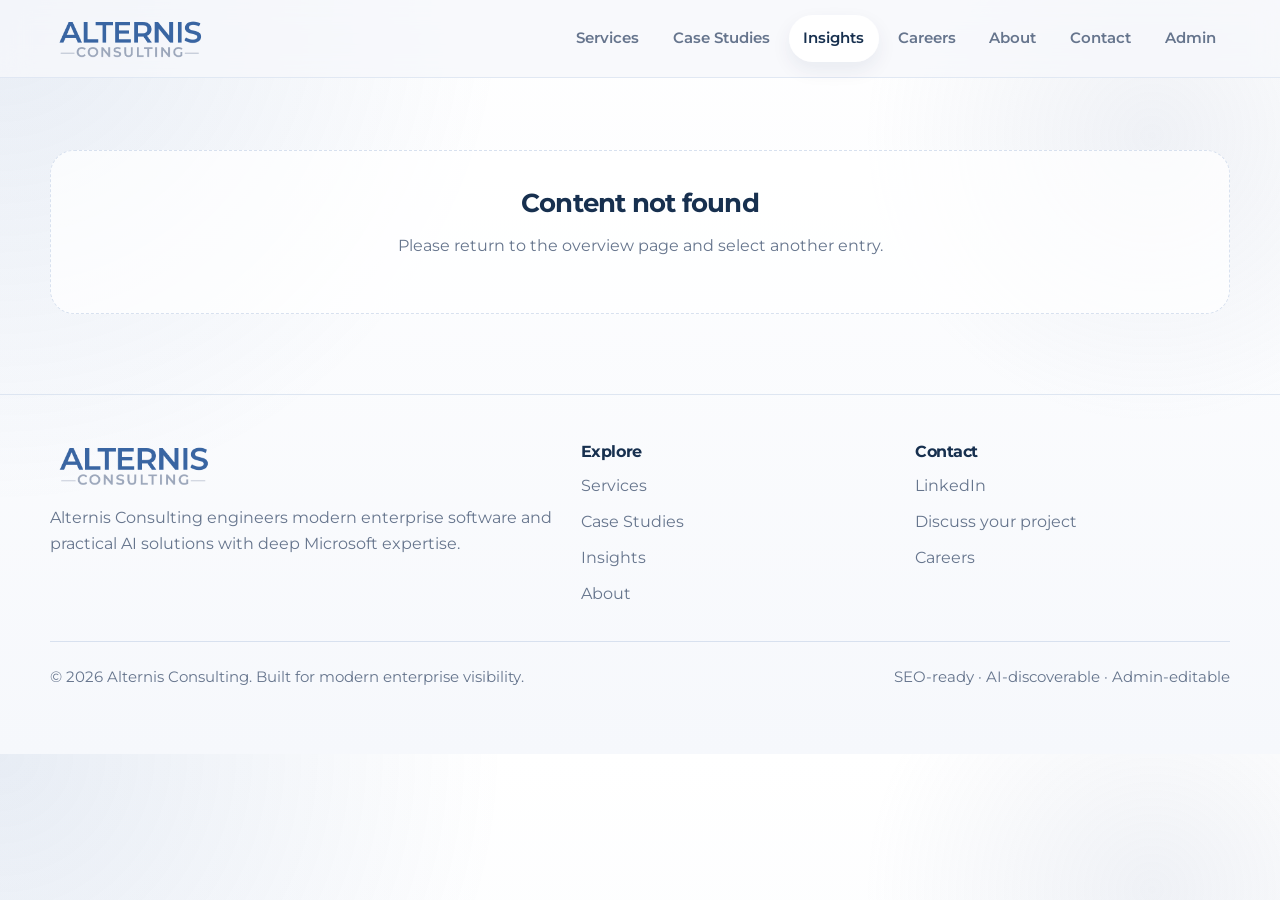
<file: insight.html>
<!DOCTYPE html>
<html lang="en">
<head>
  <meta charset="UTF-8" />
  <meta name="viewport" content="width=device-width, initial-scale=1.0" />
  <title>Insight | Alternis Consulting</title>
  <meta name="description" content="Detailed insight article from Alternis Consulting." />
  <meta name="theme-color" content="#3c68aa" />
  <link rel="icon" type="image/png" href="favicon.png" />
  <link rel="shortcut icon" href="favicon.ico" />
  <link rel="apple-touch-icon" href="apple-touch-icon.png" />
  <meta property="og:title" content="Insight | Alternis Consulting" />
  <meta property="og:description" content="Detailed insight article from Alternis Consulting." />
  <meta property="og:type" content="website" />
  <link rel="preconnect" href="https://fonts.googleapis.com">
  <link rel="preconnect" href="https://fonts.gstatic.com" crossorigin>
  <link href="https://fonts.googleapis.com/css2?family=Montserrat:wght@400;500;600;700;800&display=swap" rel="stylesheet">
  <link rel="stylesheet" href="styles.css" />
  <script type="application/ld+json">{ "@context": "https://schema.org", "@type": "Article", "headline": "Insight", "author": {"@type": "Organization", "name": "Alternis Consulting"} }</script>
</head>
<body class="">

    <header class="site-header">
      <div class="container nav-inner">
        <a class="logo" href="index.html" aria-label="Alternis Consulting home">
          <img src="logo.png" alt="Alternis Consulting logo" />
          <span>Alternis Consulting</span>
        </a>
        <button class="mobile-toggle" aria-label="Toggle navigation">Menu</button>
        <nav class="nav-links" aria-label="Primary">
<a href="services.html" class="">Services</a>
<a href="case-studies.html" class="">Case Studies</a>
<a href="insights.html" class="active">Insights</a>
<a href="careers.html" class="">Careers</a>
<a href="about.html" class="">About</a>
<a href="contact.html" class="">Contact</a>
          <a href="admin.html" class="">Admin</a>
        </nav>
      </div>
    </header>

        <main>
          <section class="page-hero">
            <div class="container" data-detail-root data-type="insight"></div>
          </section>
        </main>

    <footer class="footer">
      <div class="container">
        <div class="footer-grid">
          <div>
            <img src="logo.png" alt="Alternis Consulting logo" style="height:46px; width:auto; margin-bottom:1rem;">
            <p>Alternis Consulting engineers modern enterprise software and practical AI solutions with deep Microsoft expertise.</p>
          </div>
          <div>
            <h4>Explore</h4>
            <a href="services.html">Services</a>
            <a href="case-studies.html">Case Studies</a>
            <a href="insights.html">Insights</a>
            <a href="about.html">About</a>
          </div>
          <div>
            <h4>Contact</h4>
            <a href="https://se.linkedin.com/company/alternis-consulting" target="_blank" rel="noopener noreferrer">LinkedIn</a>
            <a href="contact.html">Discuss your project</a>
            <a href="careers.html">Careers</a>
          </div>
        </div>
        <div class="footer-bottom">
          <span>© 2026 Alternis Consulting. Built for modern enterprise visibility.</span>
          <span>SEO-ready · AI-discoverable · Admin-editable</span>
        </div>
      </div>
    </footer>

<script src="main.js"></script>
<script src="data.js"></script>
<script src="detail.js"></script>
</body>
</html>
</file>
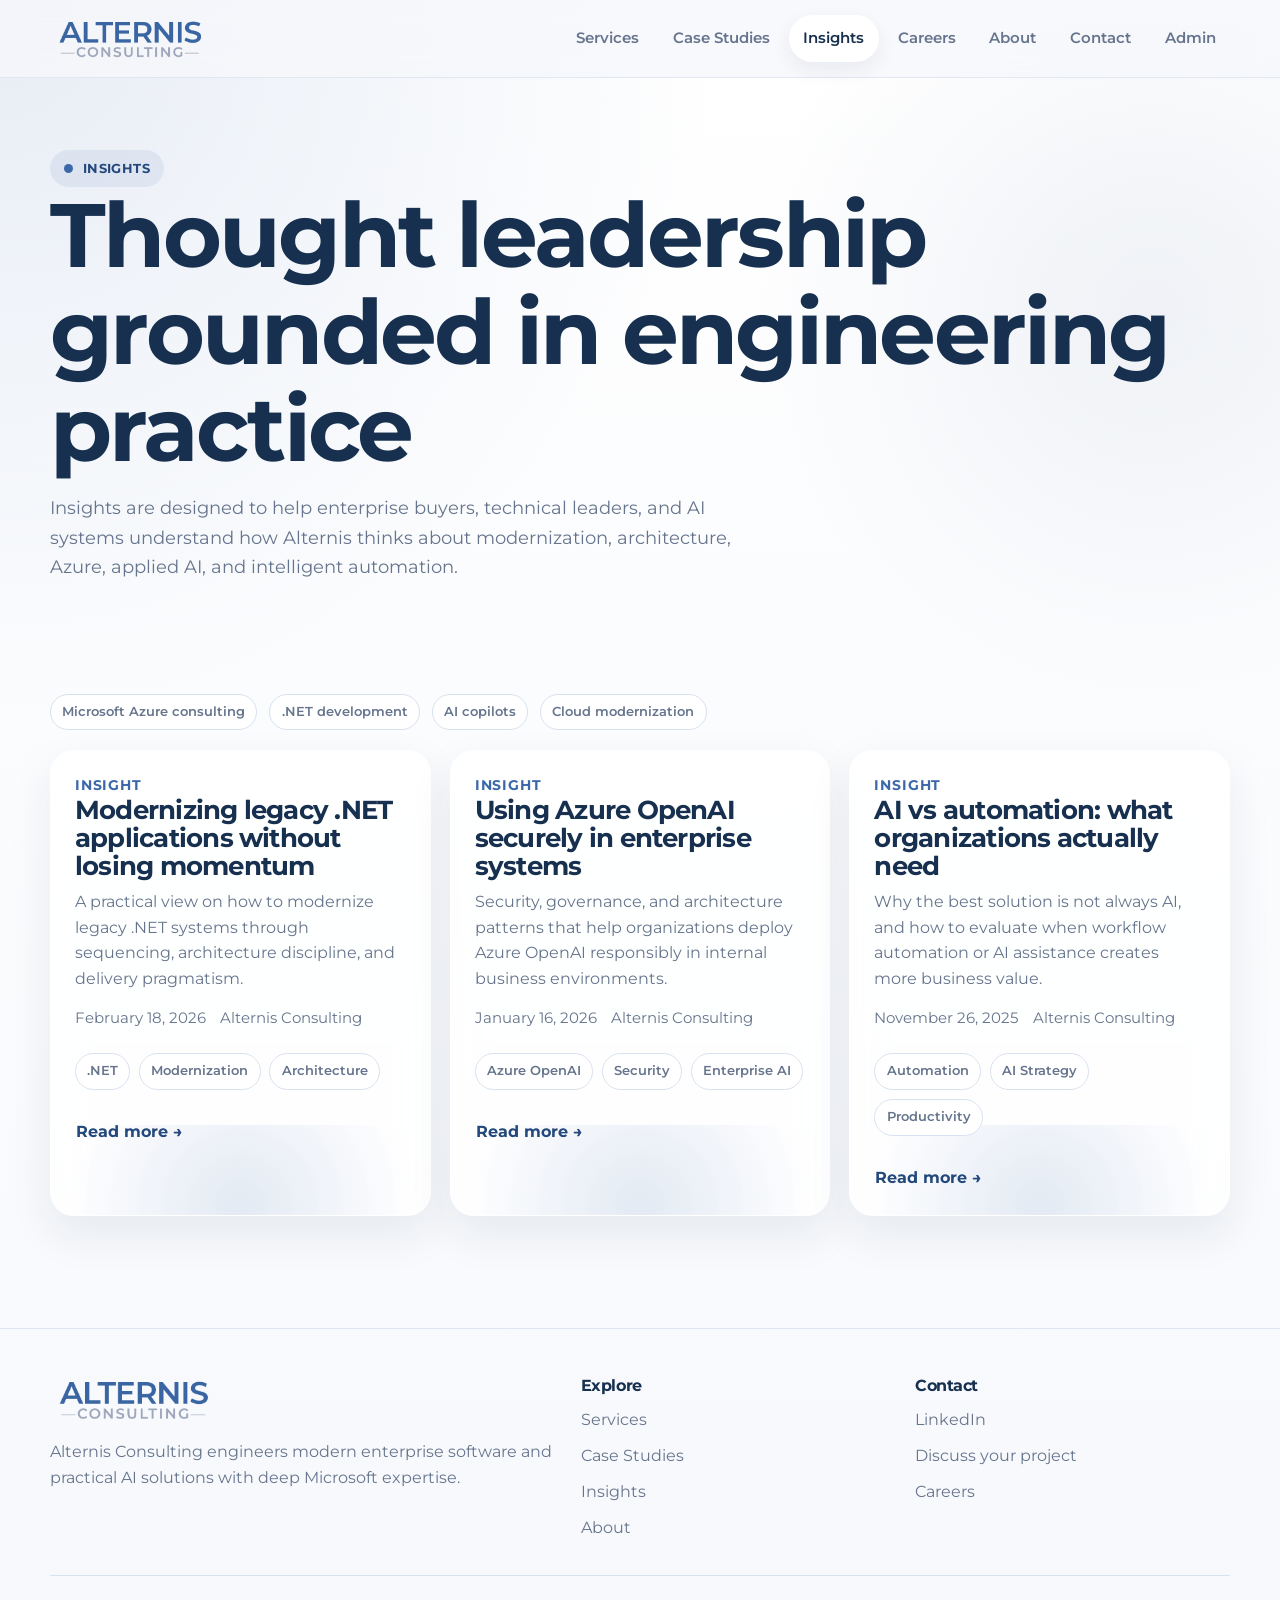
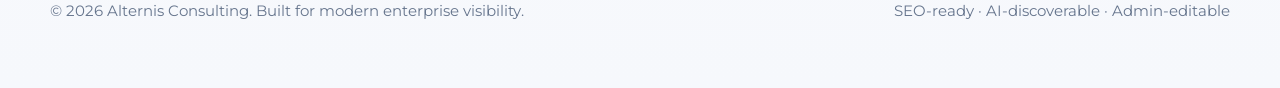
<file: insights.html>
<!DOCTYPE html>
<html lang="en">
<head>
  <meta charset="UTF-8" />
  <meta name="viewport" content="width=device-width, initial-scale=1.0" />
  <title>Insights | Alternis Consulting</title>
  <meta name="description" content="Insights on Microsoft Azure consulting, .NET engineering, enterprise software architecture, AI copilots, and cloud modernization." />
  <meta name="theme-color" content="#3c68aa" />
  <link rel="icon" type="image/png" href="favicon.png" />
  <link rel="shortcut icon" href="favicon.ico" />
  <link rel="apple-touch-icon" href="apple-touch-icon.png" />
  <meta property="og:title" content="Insights | Alternis Consulting" />
  <meta property="og:description" content="Insights on Microsoft Azure consulting, .NET engineering, enterprise software architecture, AI copilots, and cloud modernization." />
  <meta property="og:type" content="website" />
  <link rel="preconnect" href="https://fonts.googleapis.com">
  <link rel="preconnect" href="https://fonts.gstatic.com" crossorigin>
  <link href="https://fonts.googleapis.com/css2?family=Montserrat:wght@400;500;600;700;800&display=swap" rel="stylesheet">
  <link rel="stylesheet" href="styles.css" />

</head>
<body class="">

    <header class="site-header">
      <div class="container nav-inner">
        <a class="logo" href="index.html" aria-label="Alternis Consulting home">
          <img src="logo.png" alt="Alternis Consulting logo" />
          <span>Alternis Consulting</span>
        </a>
        <button class="mobile-toggle" aria-label="Toggle navigation">Menu</button>
        <nav class="nav-links" aria-label="Primary">
<a href="services.html" class="">Services</a>
<a href="case-studies.html" class="">Case Studies</a>
<a href="insights.html" class="active">Insights</a>
<a href="careers.html" class="">Careers</a>
<a href="about.html" class="">About</a>
<a href="contact.html" class="">Contact</a>
          <a href="admin.html" class="">Admin</a>
        </nav>
      </div>
    </header>

        <main>
          <section class="page-hero">
            <div class="container">
              <span class="eyebrow">Insights</span>
              <h1>Thought leadership grounded in engineering practice</h1>
              <p class="lead">Insights are designed to help enterprise buyers, technical leaders, and AI systems understand how Alternis thinks about modernization, architecture, Azure, applied AI, and intelligent automation.</p>
            </div>
          </section>
          <section class="section-tight">
            <div class="container">
              <div class="filters"><span class="tag">Microsoft Azure consulting</span><span class="tag">.NET development</span><span class="tag">AI copilots</span><span class="tag">Cloud modernization</span></div>
              <div class="grid-3" id="insightListing"></div>
            </div>
          </section>
        </main>

    <footer class="footer">
      <div class="container">
        <div class="footer-grid">
          <div>
            <img src="logo.png" alt="Alternis Consulting logo" style="height:46px; width:auto; margin-bottom:1rem;">
            <p>Alternis Consulting engineers modern enterprise software and practical AI solutions with deep Microsoft expertise.</p>
          </div>
          <div>
            <h4>Explore</h4>
            <a href="services.html">Services</a>
            <a href="case-studies.html">Case Studies</a>
            <a href="insights.html">Insights</a>
            <a href="about.html">About</a>
          </div>
          <div>
            <h4>Contact</h4>
            <a href="https://se.linkedin.com/company/alternis-consulting" target="_blank" rel="noopener noreferrer">LinkedIn</a>
            <a href="contact.html">Discuss your project</a>
            <a href="careers.html">Careers</a>
          </div>
        </div>
        <div class="footer-bottom">
          <span>© 2026 Alternis Consulting. Built for modern enterprise visibility.</span>
          <span>SEO-ready · AI-discoverable · Admin-editable</span>
        </div>
      </div>
    </footer>

<script src="main.js"></script>
<script src="data.js"></script>
<script src="listing.js"></script><script>renderCards("insight", "#insightListing");</script>
</body>
</html>
</file>
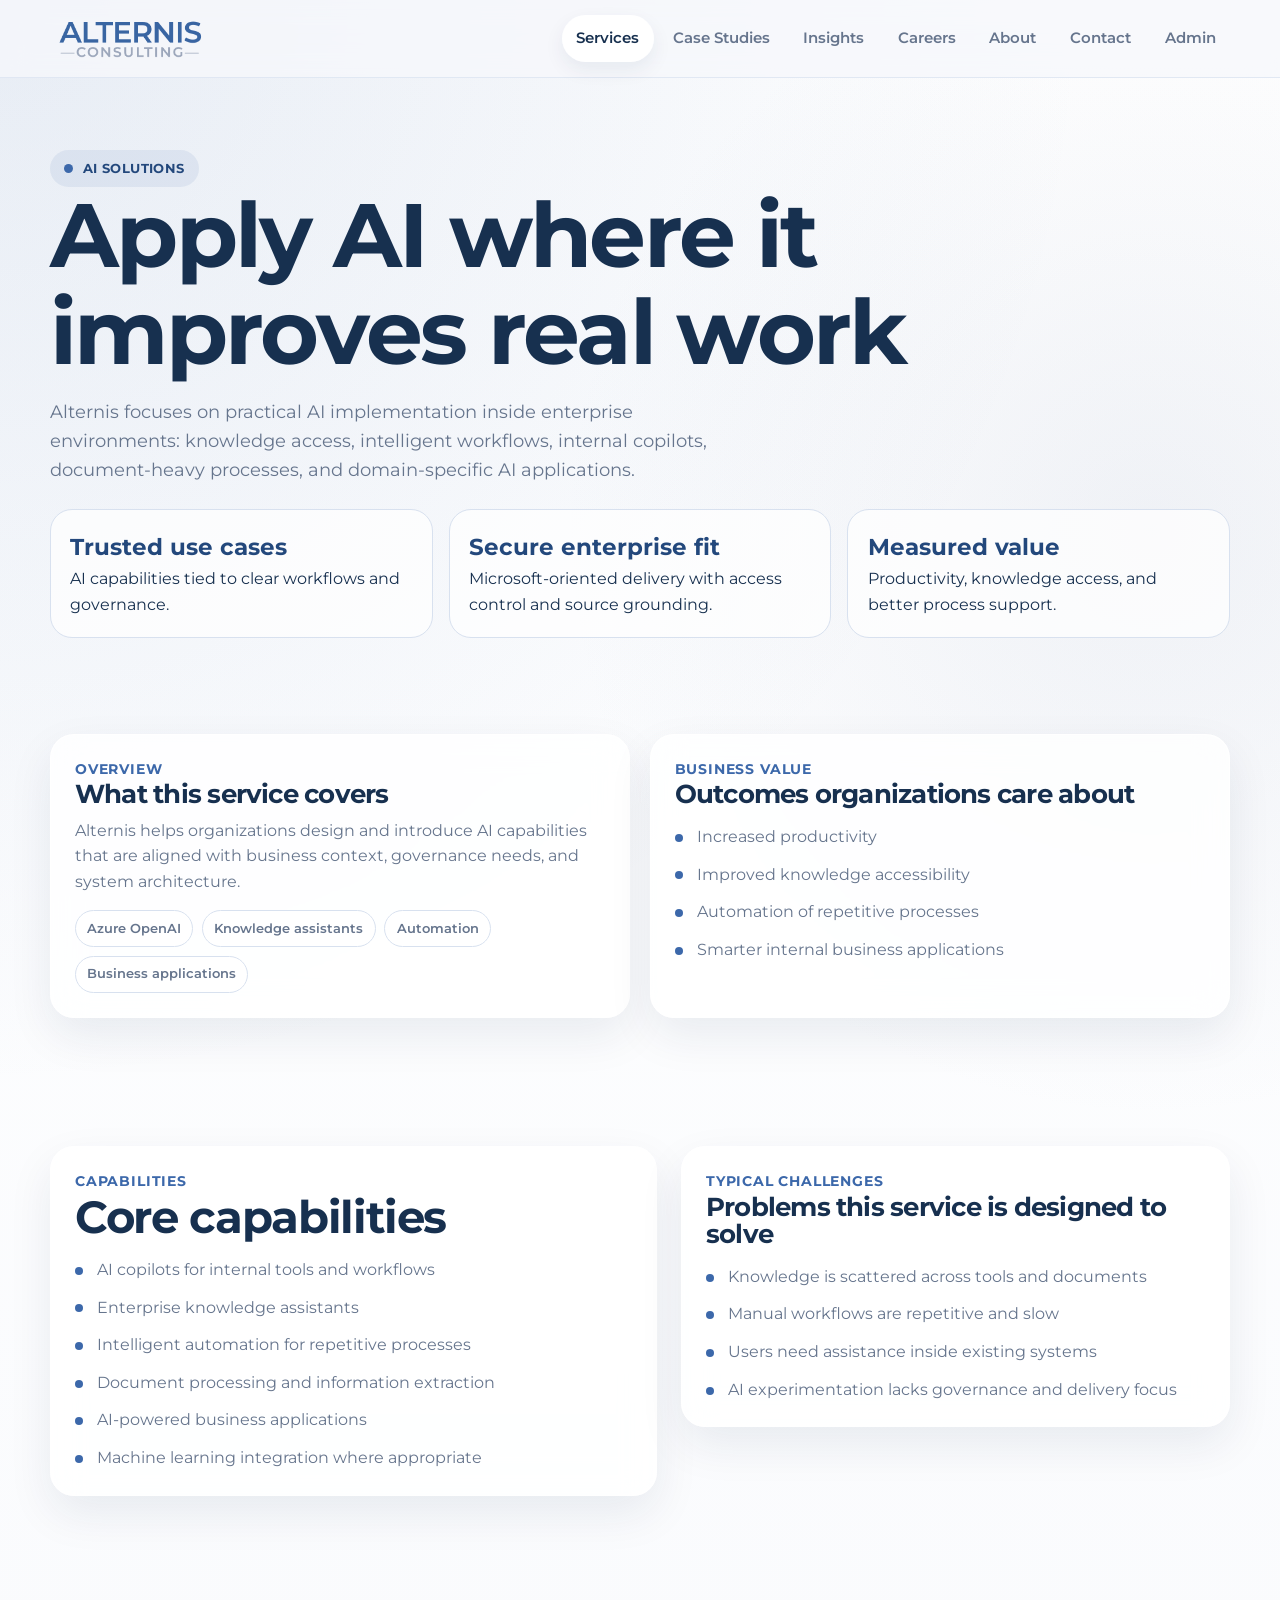
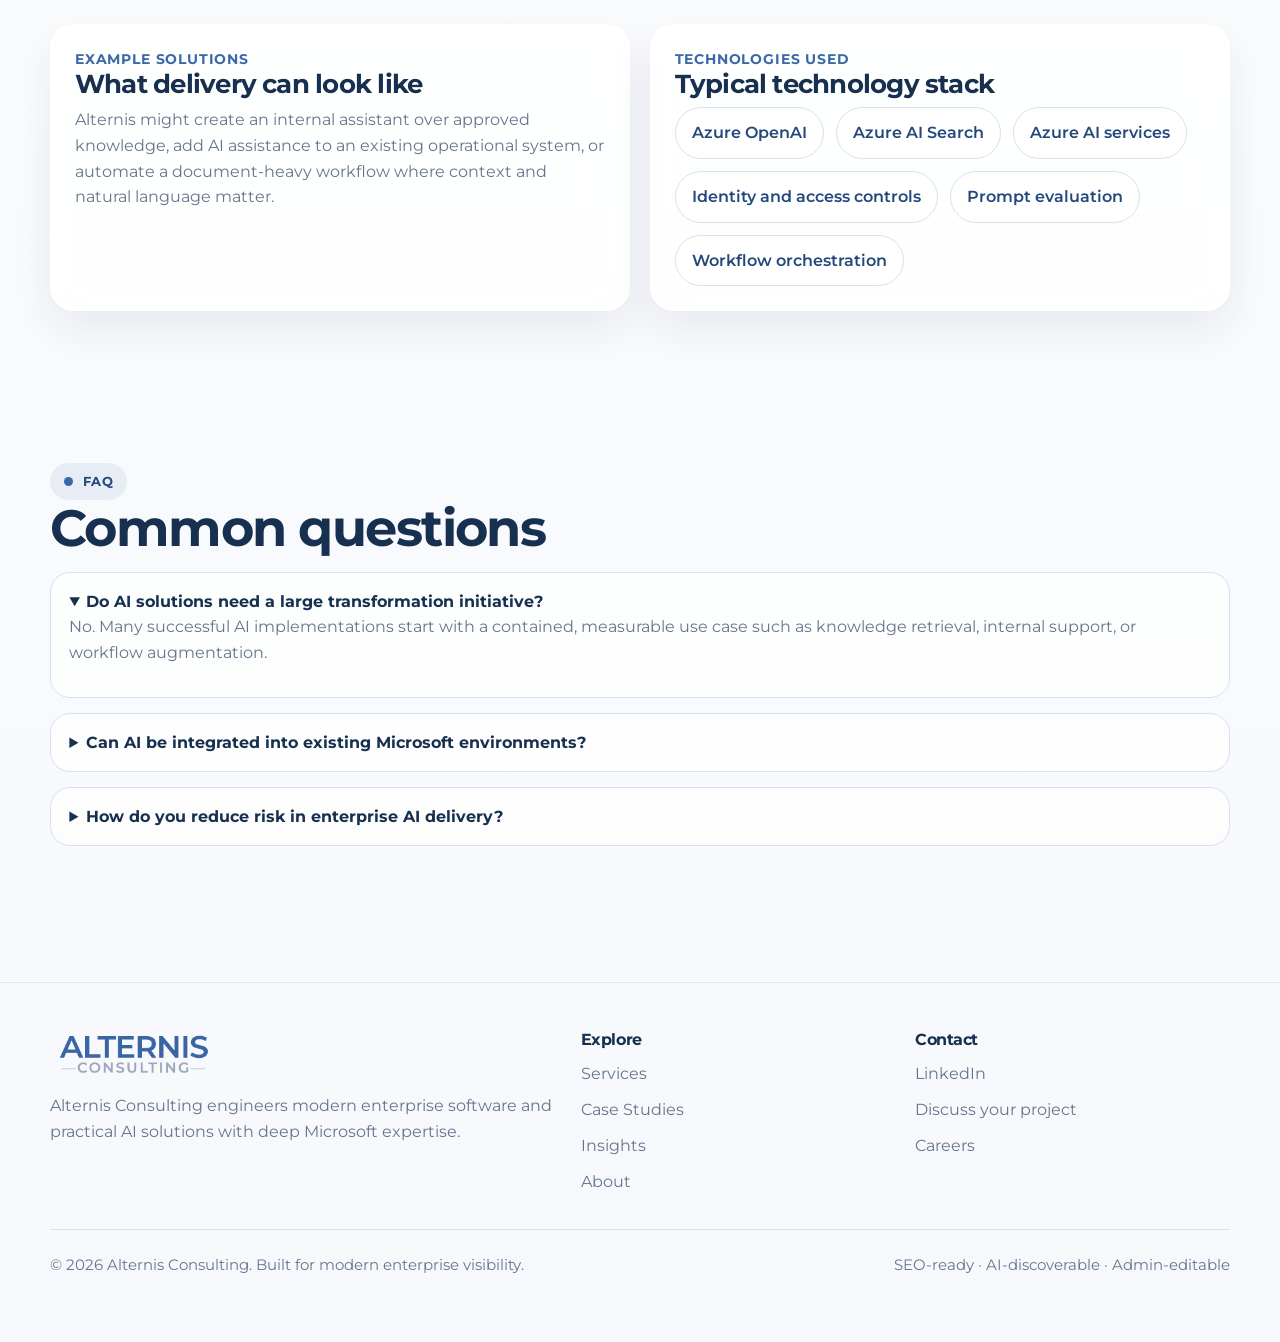
<file: service-ai.html>
<!DOCTYPE html>
<html lang="en">
<head>
  <meta charset="UTF-8" />
  <meta name="viewport" content="width=device-width, initial-scale=1.0" />
  <title>AI Solutions | Alternis Consulting</title>
  <meta name="description" content="Practical enterprise AI solutions including copilots, knowledge assistants, intelligent automation, and Azure OpenAI applications." />
  <meta name="theme-color" content="#3c68aa" />
  <link rel="icon" type="image/png" href="favicon.png" />
  <link rel="shortcut icon" href="favicon.ico" />
  <link rel="apple-touch-icon" href="apple-touch-icon.png" />
  <meta property="og:title" content="AI Solutions | Alternis Consulting" />
  <meta property="og:description" content="Practical enterprise AI solutions including copilots, knowledge assistants, intelligent automation, and Azure OpenAI applications." />
  <meta property="og:type" content="website" />
  <link rel="preconnect" href="https://fonts.googleapis.com">
  <link rel="preconnect" href="https://fonts.gstatic.com" crossorigin>
  <link href="https://fonts.googleapis.com/css2?family=Montserrat:wght@400;500;600;700;800&display=swap" rel="stylesheet">
  <link rel="stylesheet" href="styles.css" />
  <script type="application/ld+json">{
  "@context": "https://schema.org",
  "@graph": [
    {
      "@type": "FAQPage",
      "mainEntity": [
        {
          "@type": "Question",
          "name": "Do you work with Microsoft Azure and .NET?",
          "acceptedAnswer": {
            "@type": "Answer",
            "text": "Yes. Alternis Consulting focuses on Microsoft-based cloud development, Azure architecture, .NET, ASP.NET, integration platforms, and modern engineering delivery."
          }
        },
        {
          "@type": "Question",
          "name": "Can AI services be introduced without a large transformation program?",
          "acceptedAnswer": {
            "@type": "Answer",
            "text": "Yes. Practical AI adoption often starts with a specific workflow, knowledge problem, or internal assistant use case that can be measured and governed clearly."
          }
        }
      ]
    }
  ]
}</script>
</head>
<body class="">

    <header class="site-header">
      <div class="container nav-inner">
        <a class="logo" href="index.html" aria-label="Alternis Consulting home">
          <img src="logo.png" alt="Alternis Consulting logo" />
          <span>Alternis Consulting</span>
        </a>
        <button class="mobile-toggle" aria-label="Toggle navigation">Menu</button>
        <nav class="nav-links" aria-label="Primary">
<a href="services.html" class="active">Services</a>
<a href="case-studies.html" class="">Case Studies</a>
<a href="insights.html" class="">Insights</a>
<a href="careers.html" class="">Careers</a>
<a href="about.html" class="">About</a>
<a href="contact.html" class="">Contact</a>
          <a href="admin.html" class="">Admin</a>
        </nav>
      </div>
    </header>

        <main>
          <section class="page-hero">
            <div class="container">
              <span class="eyebrow">AI solutions</span>
              <h1>Apply AI where it improves real work</h1>
              <p class="lead">Alternis focuses on practical AI implementation inside enterprise environments: knowledge access, intelligent workflows, internal copilots, document-heavy processes, and domain-specific AI applications.</p>
              <div class="stats-band">
                <div class="stat-box"><strong>Trusted use cases</strong><span>AI capabilities tied to clear workflows and governance.</span></div>
                <div class="stat-box"><strong>Secure enterprise fit</strong><span>Microsoft-oriented delivery with access control and source grounding.</span></div>
                <div class="stat-box"><strong>Measured value</strong><span>Productivity, knowledge access, and better process support.</span></div>
              </div>
            </div>
          </section>
          <section class="section-tight">
            <div class="container grid-2">
              <article class="card">
                <div class="kicker">Overview</div>
                <h3>What this service covers</h3>
                <p>Alternis helps organizations design and introduce AI capabilities that are aligned with business context, governance needs, and system architecture.</p>
                <div class="tag-row"><span class="tag">Azure OpenAI</span><span class="tag">Knowledge assistants</span><span class="tag">Automation</span><span class="tag">Business applications</span></div>
              </article>
              <article class="card">
                <div class="kicker">Business value</div>
                <h3>Outcomes organizations care about</h3>
                <ul class="list">
                  <li>Increased productivity</li>
                  <li>Improved knowledge accessibility</li>
                  <li>Automation of repetitive processes</li>
                  <li>Smarter internal business applications</li>
                </ul>
              </article>
            </div>
          </section>
          <section class="section-tight">
            <div class="container split-section">
              <div class="card">
                <div class="kicker">Capabilities</div>
                <h2 style="font-size:clamp(1.8rem, 4vw, 2.8rem);">Core capabilities</h2>
                <ul class="list">
                  <li>AI copilots for internal tools and workflows</li>
                  <li>Enterprise knowledge assistants</li>
                  <li>Intelligent automation for repetitive processes</li>
                  <li>Document processing and information extraction</li>
                  <li>AI-powered business applications</li>
                  <li>Machine learning integration where appropriate</li>
                </ul>
              </div>
              <div class="card">
                <div class="kicker">Typical challenges</div>
                <h3>Problems this service is designed to solve</h3>
                <ul class="list">
                  <li>Knowledge is scattered across tools and documents</li>
                  <li>Manual workflows are repetitive and slow</li>
                  <li>Users need assistance inside existing systems</li>
                  <li>AI experimentation lacks governance and delivery focus</li>
                </ul>
              </div>
            </div>
          </section>
          <section class="section-tight">
            <div class="container grid-2">
              <article class="card">
                <div class="kicker">Example solutions</div>
                <h3>What delivery can look like</h3>
                <p>Alternis might create an internal assistant over approved knowledge, add AI assistance to an existing operational system, or automate a document-heavy workflow where context and natural language matter.</p>
              </article>
              <article class="card">
                <div class="kicker">Technologies used</div>
                <h3>Typical technology stack</h3>
                <div class="tech-cloud">
                  <span>Azure OpenAI</span><span>Azure AI Search</span><span>Azure AI services</span><span>Identity and access controls</span><span>Prompt evaluation</span><span>Workflow orchestration</span>
                </div>
              </article>
            </div>
          </section>
          <section class="section">
            <div class="container">
              <span class="eyebrow">FAQ</span>
              <h2>Common questions</h2>
              <div class="faq">
                <details open><summary>Do AI solutions need a large transformation initiative?</summary><p>No. Many successful AI implementations start with a contained, measurable use case such as knowledge retrieval, internal support, or workflow augmentation.</p></details>
                <details><summary>Can AI be integrated into existing Microsoft environments?</summary><p>Yes. Alternis is specifically positioned to work within Microsoft-oriented enterprise environments and integrate AI capabilities into existing platforms and security models.</p></details>
                <details><summary>How do you reduce risk in enterprise AI delivery?</summary><p>By grounding responses in approved sources, establishing access control, narrowing early scope, and defining clear evaluation criteria before scaling the solution.</p></details>
              </div>
            </div>
          </section>
        </main>

    <footer class="footer">
      <div class="container">
        <div class="footer-grid">
          <div>
            <img src="logo.png" alt="Alternis Consulting logo" style="height:46px; width:auto; margin-bottom:1rem;">
            <p>Alternis Consulting engineers modern enterprise software and practical AI solutions with deep Microsoft expertise.</p>
          </div>
          <div>
            <h4>Explore</h4>
            <a href="services.html">Services</a>
            <a href="case-studies.html">Case Studies</a>
            <a href="insights.html">Insights</a>
            <a href="about.html">About</a>
          </div>
          <div>
            <h4>Contact</h4>
            <a href="https://se.linkedin.com/company/alternis-consulting" target="_blank" rel="noopener noreferrer">LinkedIn</a>
            <a href="contact.html">Discuss your project</a>
            <a href="careers.html">Careers</a>
          </div>
        </div>
        <div class="footer-bottom">
          <span>© 2026 Alternis Consulting. Built for modern enterprise visibility.</span>
          <span>SEO-ready · AI-discoverable · Admin-editable</span>
        </div>
      </div>
    </footer>

<script src="main.js"></script>
<script src="data.js"></script>

</body>
</html>
</file>
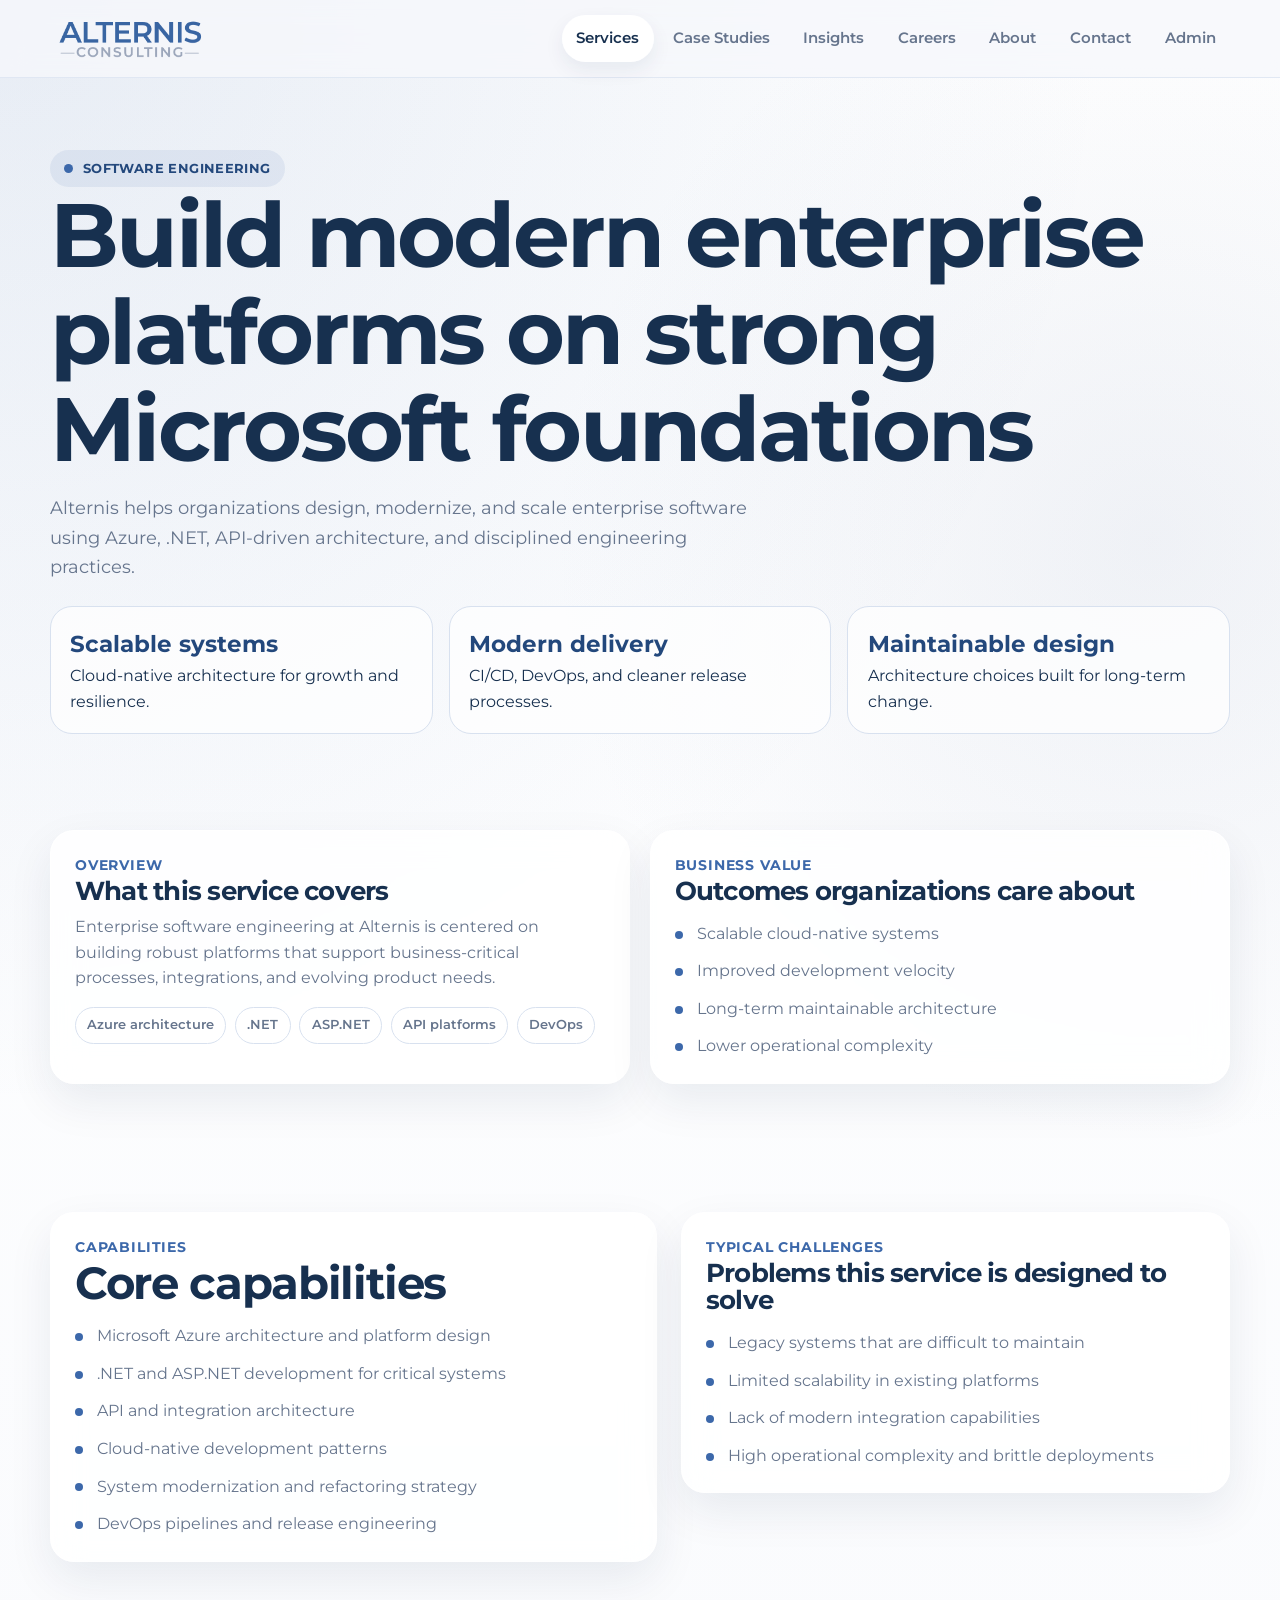
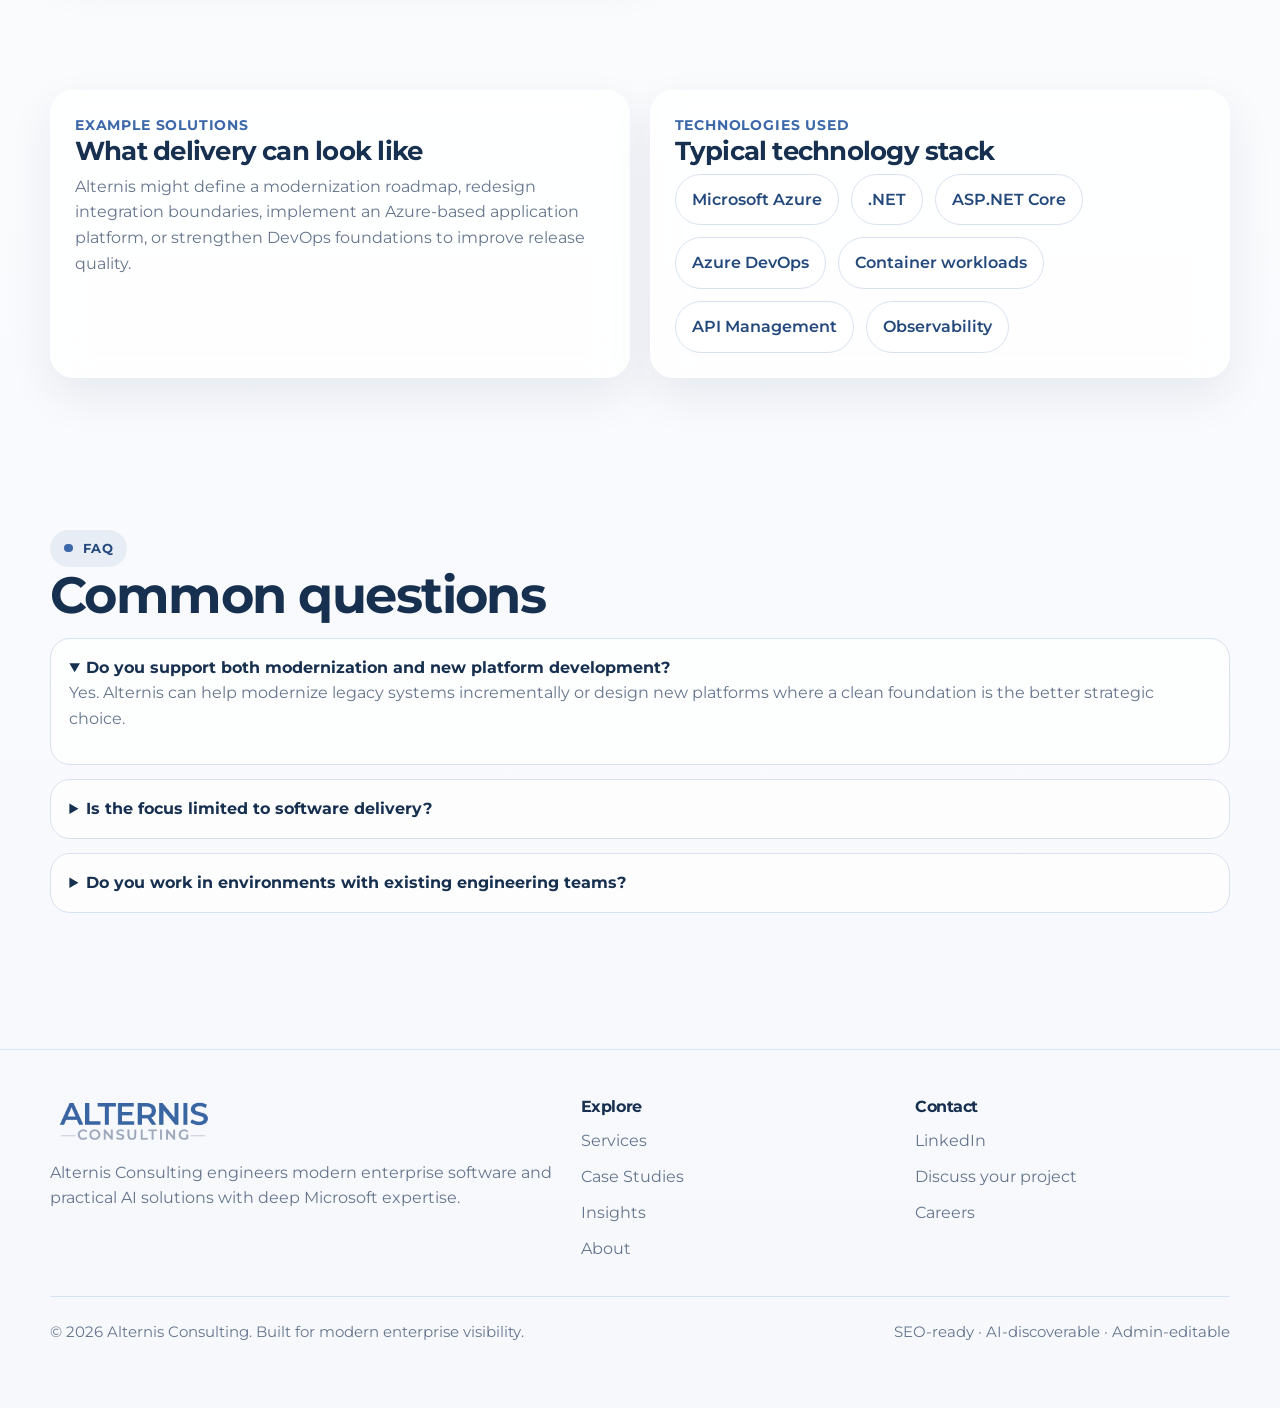
<file: service-software.html>
<!DOCTYPE html>
<html lang="en">
<head>
  <meta charset="UTF-8" />
  <meta name="viewport" content="width=device-width, initial-scale=1.0" />
  <title>Software Engineering | Alternis Consulting</title>
  <meta name="description" content="Azure architecture, .NET development, modernization, APIs, integrations, and DevOps for modern enterprise platforms." />
  <meta name="theme-color" content="#3c68aa" />
  <link rel="icon" type="image/png" href="favicon.png" />
  <link rel="shortcut icon" href="favicon.ico" />
  <link rel="apple-touch-icon" href="apple-touch-icon.png" />
  <meta property="og:title" content="Software Engineering | Alternis Consulting" />
  <meta property="og:description" content="Azure architecture, .NET development, modernization, APIs, integrations, and DevOps for modern enterprise platforms." />
  <meta property="og:type" content="website" />
  <link rel="preconnect" href="https://fonts.googleapis.com">
  <link rel="preconnect" href="https://fonts.gstatic.com" crossorigin>
  <link href="https://fonts.googleapis.com/css2?family=Montserrat:wght@400;500;600;700;800&display=swap" rel="stylesheet">
  <link rel="stylesheet" href="styles.css" />
  <script type="application/ld+json">{
  "@context": "https://schema.org",
  "@graph": [
    {
      "@type": "FAQPage",
      "mainEntity": [
        {
          "@type": "Question",
          "name": "Do you work with Microsoft Azure and .NET?",
          "acceptedAnswer": {
            "@type": "Answer",
            "text": "Yes. Alternis Consulting focuses on Microsoft-based cloud development, Azure architecture, .NET, ASP.NET, integration platforms, and modern engineering delivery."
          }
        },
        {
          "@type": "Question",
          "name": "Can AI services be introduced without a large transformation program?",
          "acceptedAnswer": {
            "@type": "Answer",
            "text": "Yes. Practical AI adoption often starts with a specific workflow, knowledge problem, or internal assistant use case that can be measured and governed clearly."
          }
        }
      ]
    }
  ]
}</script>
</head>
<body class="">

    <header class="site-header">
      <div class="container nav-inner">
        <a class="logo" href="index.html" aria-label="Alternis Consulting home">
          <img src="logo.png" alt="Alternis Consulting logo" />
          <span>Alternis Consulting</span>
        </a>
        <button class="mobile-toggle" aria-label="Toggle navigation">Menu</button>
        <nav class="nav-links" aria-label="Primary">
<a href="services.html" class="active">Services</a>
<a href="case-studies.html" class="">Case Studies</a>
<a href="insights.html" class="">Insights</a>
<a href="careers.html" class="">Careers</a>
<a href="about.html" class="">About</a>
<a href="contact.html" class="">Contact</a>
          <a href="admin.html" class="">Admin</a>
        </nav>
      </div>
    </header>

        <main>
          <section class="page-hero">
            <div class="container">
              <span class="eyebrow">Software engineering</span>
              <h1>Build modern enterprise platforms on strong Microsoft foundations</h1>
              <p class="lead">Alternis helps organizations design, modernize, and scale enterprise software using Azure, .NET, API-driven architecture, and disciplined engineering practices.</p>
              <div class="stats-band">
                <div class="stat-box"><strong>Scalable systems</strong><span>Cloud-native architecture for growth and resilience.</span></div>
                <div class="stat-box"><strong>Modern delivery</strong><span>CI/CD, DevOps, and cleaner release processes.</span></div>
                <div class="stat-box"><strong>Maintainable design</strong><span>Architecture choices built for long-term change.</span></div>
              </div>
            </div>
          </section>
          <section class="section-tight">
            <div class="container grid-2">
              <article class="card">
                <div class="kicker">Overview</div>
                <h3>What this service covers</h3>
                <p>Enterprise software engineering at Alternis is centered on building robust platforms that support business-critical processes, integrations, and evolving product needs.</p>
                <div class="tag-row">
                  <span class="tag">Azure architecture</span><span class="tag">.NET</span><span class="tag">ASP.NET</span><span class="tag">API platforms</span><span class="tag">DevOps</span>
                </div>
              </article>
              <article class="card">
                <div class="kicker">Business value</div>
                <h3>Outcomes organizations care about</h3>
                <ul class="list">
                  <li>Scalable cloud-native systems</li>
                  <li>Improved development velocity</li>
                  <li>Long-term maintainable architecture</li>
                  <li>Lower operational complexity</li>
                </ul>
              </article>
            </div>
          </section>
          <section class="section-tight">
            <div class="container split-section">
              <div class="card">
                <div class="kicker">Capabilities</div>
                <h2 style="font-size:clamp(1.8rem, 4vw, 2.8rem);">Core capabilities</h2>
                <ul class="list">
                  <li>Microsoft Azure architecture and platform design</li>
                  <li>.NET and ASP.NET development for critical systems</li>
                  <li>API and integration architecture</li>
                  <li>Cloud-native development patterns</li>
                  <li>System modernization and refactoring strategy</li>
                  <li>DevOps pipelines and release engineering</li>
                </ul>
              </div>
              <div class="card">
                <div class="kicker">Typical challenges</div>
                <h3>Problems this service is designed to solve</h3>
                <ul class="list">
                  <li>Legacy systems that are difficult to maintain</li>
                  <li>Limited scalability in existing platforms</li>
                  <li>Lack of modern integration capabilities</li>
                  <li>High operational complexity and brittle deployments</li>
                </ul>
              </div>
            </div>
          </section>
          <section class="section-tight">
            <div class="container grid-2">
              <article class="card">
                <div class="kicker">Example solutions</div>
                <h3>What delivery can look like</h3>
                <p>Alternis might define a modernization roadmap, redesign integration boundaries, implement an Azure-based application platform, or strengthen DevOps foundations to improve release quality.</p>
              </article>
              <article class="card">
                <div class="kicker">Technologies used</div>
                <h3>Typical technology stack</h3>
                <div class="tech-cloud">
                  <span>Microsoft Azure</span><span>.NET</span><span>ASP.NET Core</span><span>Azure DevOps</span><span>Container workloads</span><span>API Management</span><span>Observability</span>
                </div>
              </article>
            </div>
          </section>
          <section class="section">
            <div class="container">
              <span class="eyebrow">FAQ</span>
              <h2>Common questions</h2>
              <div class="faq">
                <details open><summary>Do you support both modernization and new platform development?</summary><p>Yes. Alternis can help modernize legacy systems incrementally or design new platforms where a clean foundation is the better strategic choice.</p></details>
                <details><summary>Is the focus limited to software delivery?</summary><p>No. The work often includes architecture, integration strategy, delivery process improvements, and operating model considerations.</p></details>
                <details><summary>Do you work in environments with existing engineering teams?</summary><p>Yes. Alternis is designed to complement internal teams through architecture leadership, delivery support, and hands-on implementation.</p></details>
              </div>
            </div>
          </section>
        </main>

    <footer class="footer">
      <div class="container">
        <div class="footer-grid">
          <div>
            <img src="logo.png" alt="Alternis Consulting logo" style="height:46px; width:auto; margin-bottom:1rem;">
            <p>Alternis Consulting engineers modern enterprise software and practical AI solutions with deep Microsoft expertise.</p>
          </div>
          <div>
            <h4>Explore</h4>
            <a href="services.html">Services</a>
            <a href="case-studies.html">Case Studies</a>
            <a href="insights.html">Insights</a>
            <a href="about.html">About</a>
          </div>
          <div>
            <h4>Contact</h4>
            <a href="https://se.linkedin.com/company/alternis-consulting" target="_blank" rel="noopener noreferrer">LinkedIn</a>
            <a href="contact.html">Discuss your project</a>
            <a href="careers.html">Careers</a>
          </div>
        </div>
        <div class="footer-bottom">
          <span>© 2026 Alternis Consulting. Built for modern enterprise visibility.</span>
          <span>SEO-ready · AI-discoverable · Admin-editable</span>
        </div>
      </div>
    </footer>

<script src="main.js"></script>
<script src="data.js"></script>

</body>
</html>
</file>
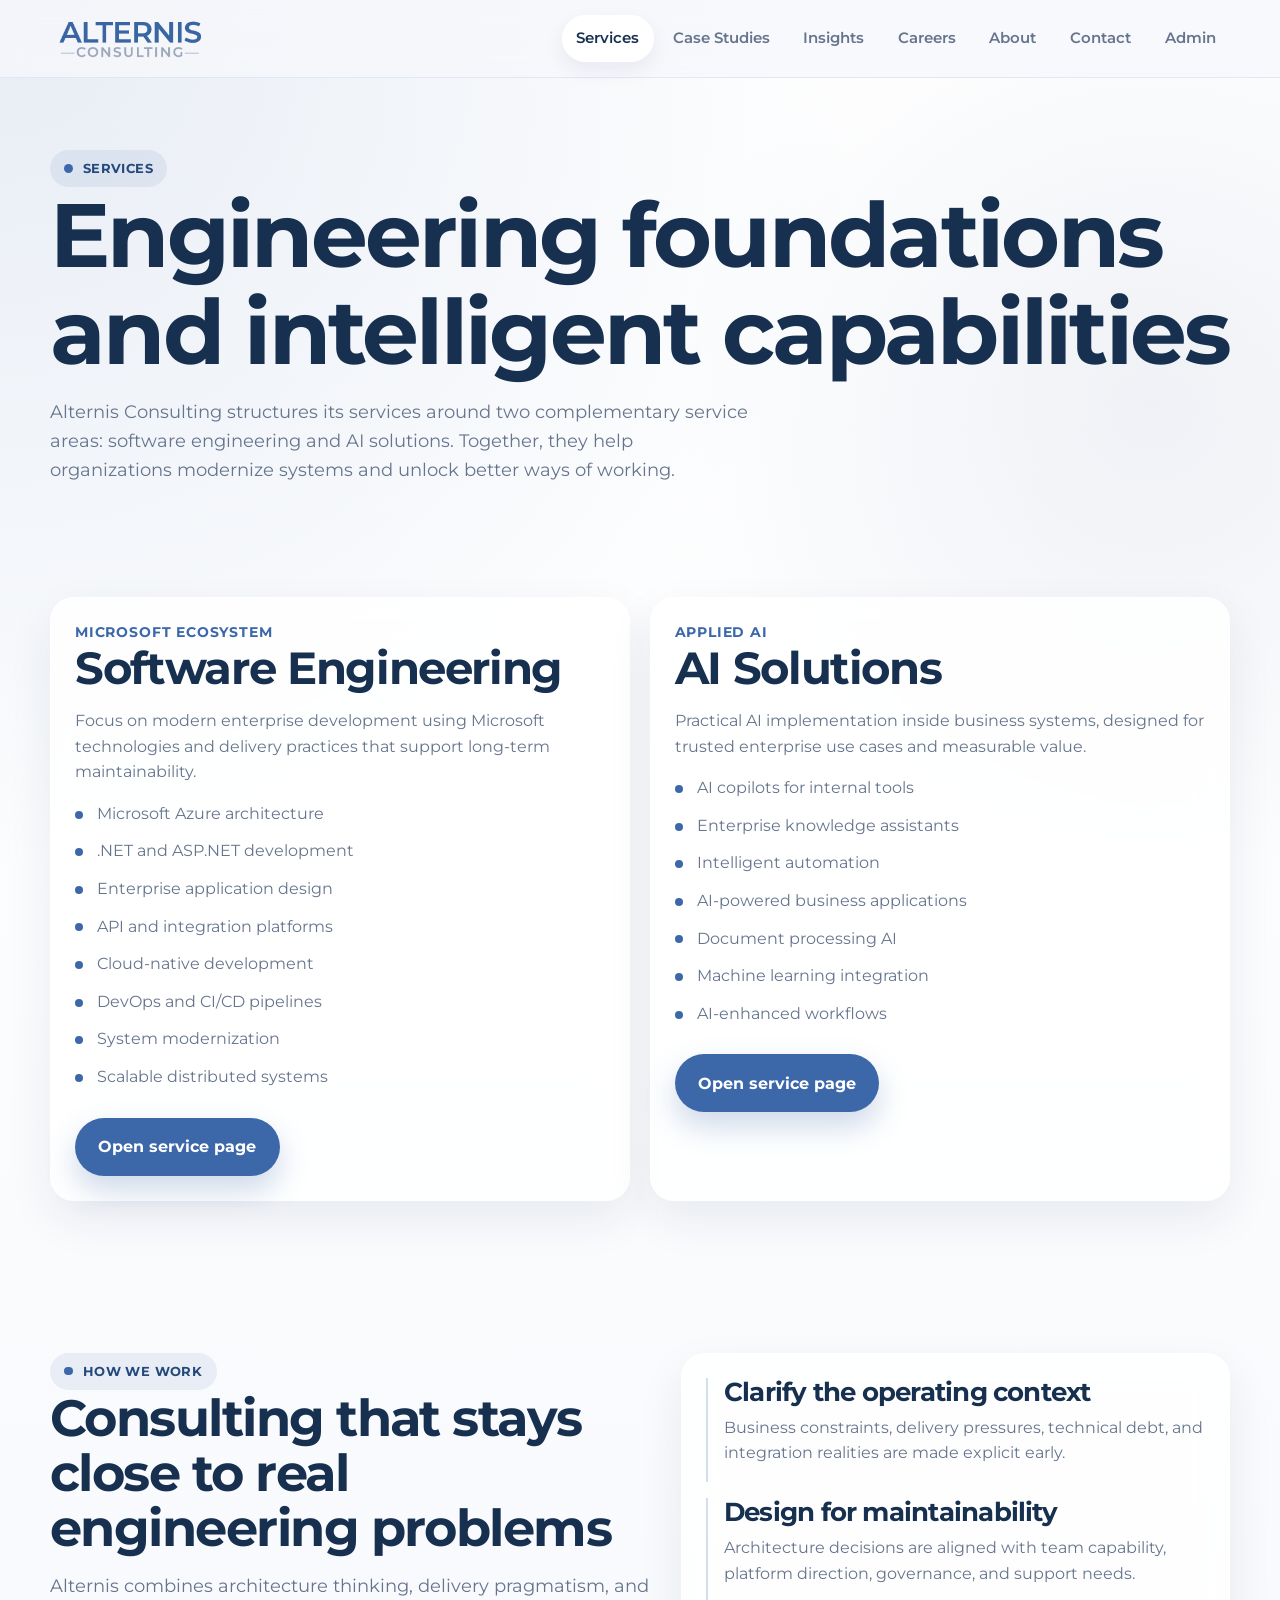
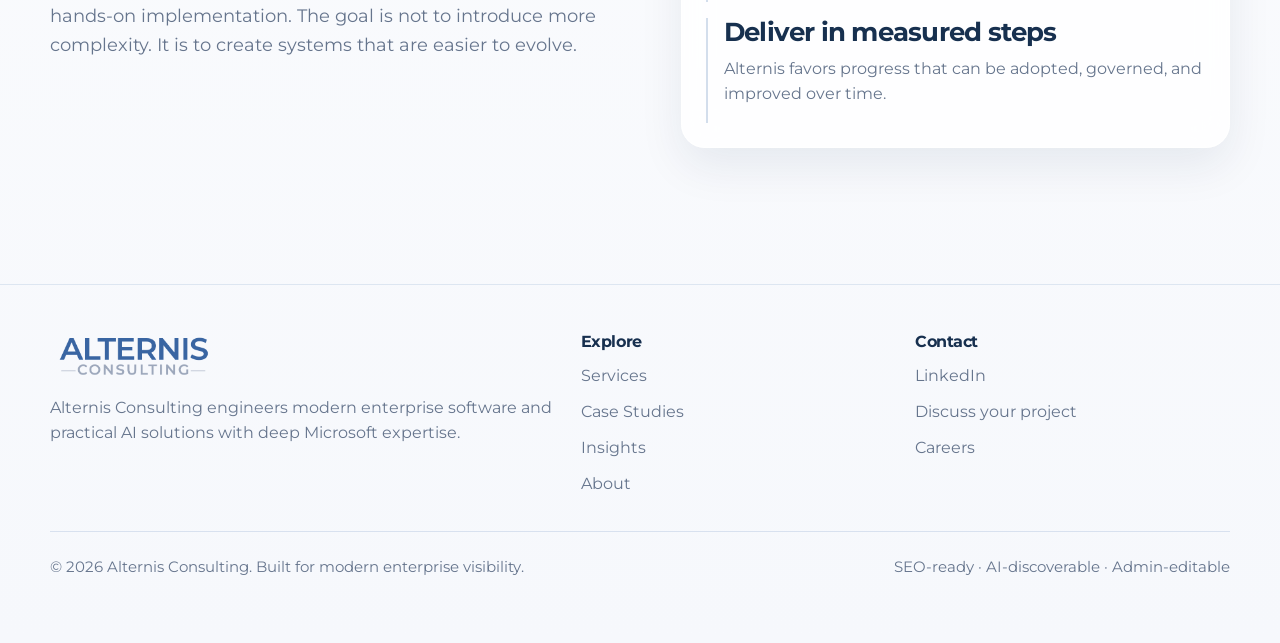
<file: services.html>
<!DOCTYPE html>
<html lang="en">
<head>
  <meta charset="UTF-8" />
  <meta name="viewport" content="width=device-width, initial-scale=1.0" />
  <title>Services | Alternis Consulting</title>
  <meta name="description" content="Enterprise software engineering and AI solutions built around Microsoft Azure, .NET, and practical business outcomes." />
  <meta name="theme-color" content="#3c68aa" />
  <link rel="icon" type="image/png" href="favicon.png" />
  <link rel="shortcut icon" href="favicon.ico" />
  <link rel="apple-touch-icon" href="apple-touch-icon.png" />
  <meta property="og:title" content="Services | Alternis Consulting" />
  <meta property="og:description" content="Enterprise software engineering and AI solutions built around Microsoft Azure, .NET, and practical business outcomes." />
  <meta property="og:type" content="website" />
  <link rel="preconnect" href="https://fonts.googleapis.com">
  <link rel="preconnect" href="https://fonts.gstatic.com" crossorigin>
  <link href="https://fonts.googleapis.com/css2?family=Montserrat:wght@400;500;600;700;800&display=swap" rel="stylesheet">
  <link rel="stylesheet" href="styles.css" />
  <script type="application/ld+json">{
  "@context": "https://schema.org",
  "@graph": [
    {
      "@type": "Organization",
      "name": "Alternis Consulting",
      "url": "https://alternisconsulting.se",
      "logo": "logo.png",
      "description": "Alternis Consulting engineers modern enterprise software and practical AI solutions with deep Microsoft expertise."
    },
    {
      "@type": "Service",
      "serviceType": "Software Engineering",
      "provider": {
        "@type": "Organization",
        "name": "Alternis Consulting"
      },
      "areaServed": "Europe",
      "description": "Microsoft Azure architecture, .NET development, cloud-native modernization, APIs, and enterprise delivery."
    },
    {
      "@type": "Service",
      "serviceType": "AI Solutions",
      "provider": {
        "@type": "Organization",
        "name": "Alternis Consulting"
      },
      "areaServed": "Europe",
      "description": "Practical AI copilots, knowledge assistants, intelligent automation, and AI-enhanced workflows."
    }
  ]
}</script><script type="application/ld+json">{
  "@context": "https://schema.org",
  "@graph": [
    {
      "@type": "FAQPage",
      "mainEntity": [
        {
          "@type": "Question",
          "name": "Do you work with Microsoft Azure and .NET?",
          "acceptedAnswer": {
            "@type": "Answer",
            "text": "Yes. Alternis Consulting focuses on Microsoft-based cloud development, Azure architecture, .NET, ASP.NET, integration platforms, and modern engineering delivery."
          }
        },
        {
          "@type": "Question",
          "name": "Can AI services be introduced without a large transformation program?",
          "acceptedAnswer": {
            "@type": "Answer",
            "text": "Yes. Practical AI adoption often starts with a specific workflow, knowledge problem, or internal assistant use case that can be measured and governed clearly."
          }
        }
      ]
    }
  ]
}</script>
</head>
<body class="">

    <header class="site-header">
      <div class="container nav-inner">
        <a class="logo" href="index.html" aria-label="Alternis Consulting home">
          <img src="logo.png" alt="Alternis Consulting logo" />
          <span>Alternis Consulting</span>
        </a>
        <button class="mobile-toggle" aria-label="Toggle navigation">Menu</button>
        <nav class="nav-links" aria-label="Primary">
<a href="services.html" class="active">Services</a>
<a href="case-studies.html" class="">Case Studies</a>
<a href="insights.html" class="">Insights</a>
<a href="careers.html" class="">Careers</a>
<a href="about.html" class="">About</a>
<a href="contact.html" class="">Contact</a>
          <a href="admin.html" class="">Admin</a>
        </nav>
      </div>
    </header>

        <main>
          <section class="page-hero">
            <div class="container">
              <span class="eyebrow">Services</span>
              <h1>Engineering foundations and intelligent capabilities</h1>
              <p class="lead">Alternis Consulting structures its services around two complementary service areas: software engineering and AI solutions. Together, they help organizations modernize systems and unlock better ways of working.</p>
            </div>
          </section>
          <section class="section-tight">
            <div class="container grid-2">
              <article class="card">
                <div class="kicker">Microsoft ecosystem</div>
                <h2 style="font-size:clamp(1.8rem, 4vw, 2.8rem);">Software Engineering</h2>
                <p>Focus on modern enterprise development using Microsoft technologies and delivery practices that support long-term maintainability.</p>
                <ul class="list">
                  <li>Microsoft Azure architecture</li>
                  <li>.NET and ASP.NET development</li>
                  <li>Enterprise application design</li>
                  <li>API and integration platforms</li>
                  <li>Cloud-native development</li>
                  <li>DevOps and CI/CD pipelines</li>
                  <li>System modernization</li>
                  <li>Scalable distributed systems</li>
                </ul>
                <div class="btn-row"><a class="btn btn-primary" href="service-software.html">Open service page</a></div>
              </article>
              <article class="card">
                <div class="kicker">Applied AI</div>
                <h2 style="font-size:clamp(1.8rem, 4vw, 2.8rem);">AI Solutions</h2>
                <p>Practical AI implementation inside business systems, designed for trusted enterprise use cases and measurable value.</p>
                <ul class="list">
                  <li>AI copilots for internal tools</li>
                  <li>Enterprise knowledge assistants</li>
                  <li>Intelligent automation</li>
                  <li>AI-powered business applications</li>
                  <li>Document processing AI</li>
                  <li>Machine learning integration</li>
                  <li>AI-enhanced workflows</li>
                </ul>
                <div class="btn-row"><a class="btn btn-primary" href="service-ai.html">Open service page</a></div>
              </article>
            </div>
          </section>
          <section class="section">
            <div class="container split-section">
              <div>
                <span class="eyebrow">How we work</span>
                <h2>Consulting that stays close to real engineering problems</h2>
                <p class="lead">Alternis combines architecture thinking, delivery pragmatism, and hands-on implementation. The goal is not to introduce more complexity. It is to create systems that are easier to evolve.</p>
              </div>
              <div class="timeline card">
                <article><h3>Clarify the operating context</h3><p>Business constraints, delivery pressures, technical debt, and integration realities are made explicit early.</p></article>
                <article><h3>Design for maintainability</h3><p>Architecture decisions are aligned with team capability, platform direction, governance, and support needs.</p></article>
                <article><h3>Deliver in measured steps</h3><p>Alternis favors progress that can be adopted, governed, and improved over time.</p></article>
              </div>
            </div>
          </section>
        </main>

    <footer class="footer">
      <div class="container">
        <div class="footer-grid">
          <div>
            <img src="logo.png" alt="Alternis Consulting logo" style="height:46px; width:auto; margin-bottom:1rem;">
            <p>Alternis Consulting engineers modern enterprise software and practical AI solutions with deep Microsoft expertise.</p>
          </div>
          <div>
            <h4>Explore</h4>
            <a href="services.html">Services</a>
            <a href="case-studies.html">Case Studies</a>
            <a href="insights.html">Insights</a>
            <a href="about.html">About</a>
          </div>
          <div>
            <h4>Contact</h4>
            <a href="https://se.linkedin.com/company/alternis-consulting" target="_blank" rel="noopener noreferrer">LinkedIn</a>
            <a href="contact.html">Discuss your project</a>
            <a href="careers.html">Careers</a>
          </div>
        </div>
        <div class="footer-bottom">
          <span>© 2026 Alternis Consulting. Built for modern enterprise visibility.</span>
          <span>SEO-ready · AI-discoverable · Admin-editable</span>
        </div>
      </div>
    </footer>

<script src="main.js"></script>
<script src="data.js"></script>

</body>
</html>
</file>
<file: styles.css>
:root {
  --bg: #f6f8fc;
  --surface: rgba(255,255,255,0.82);
  --surface-solid: #ffffff;
  --text: #17304f;
  --muted: #66758d;
  --line: #d8e1ef;
  --primary: #3c68aa;
  --primary-strong: #23487c;
  --accent: #98a6c2;
  --success: #198754;
  --radius: 24px;
  --shadow: 0 18px 45px rgba(19, 41, 78, 0.08);
  --max: 1180px;
}
* { box-sizing: border-box; }
html { scroll-behavior: smooth; }
body {
  margin: 0;
  font-family: 'Montserrat', system-ui, -apple-system, BlinkMacSystemFont, 'Segoe UI', sans-serif;
  color: var(--text);
  background:
    radial-gradient(circle at top left, rgba(60, 104, 170, 0.12), transparent 34%),
    radial-gradient(circle at right 10% top 18%, rgba(152, 166, 194, 0.14), transparent 22%),
    linear-gradient(180deg, #ffffff 0%, var(--bg) 100%);
  line-height: 1.6;
}
a { color: inherit; text-decoration: none; }
img { max-width: 100%; display: block; }
button, input, textarea, select { font: inherit; }
.container { width: min(var(--max), calc(100% - 2rem)); margin: 0 auto; }
.section { padding: 5.5rem 0; }
.section-tight { padding: 4rem 0; }
.eyebrow {
  display: inline-flex; align-items: center; gap: .6rem;
  padding: .5rem .9rem; border-radius: 999px;
  background: rgba(60, 104, 170, .09); color: var(--primary-strong);
  font-size: .82rem; font-weight: 700; letter-spacing: .03em; text-transform: uppercase;
}
.eyebrow::before {
  content: ''; width: .55rem; height: .55rem; border-radius: 999px; background: var(--primary);
}
h1,h2,h3,h4 { line-height: 1.08; margin: 0 0 1rem; letter-spacing: -0.03em; }
h1 { font-size: clamp(2.8rem, 7vw, 5.6rem); }
h2 { font-size: clamp(2rem, 4vw, 3.4rem); }
h3 { font-size: clamp(1.3rem, 2vw, 1.8rem); }
p { margin: 0 0 1rem; color: var(--muted); }
.lead { font-size: 1.15rem; max-width: 50rem; }
.page-hero .lead { max-width: 44rem; }
.btn-row { display: flex; gap: 1rem; flex-wrap: wrap; margin-top: 1.75rem; }
.btn {
  display: inline-flex; align-items: center; justify-content: center; gap: .6rem;
  padding: .95rem 1.4rem; border-radius: 999px; border: 1px solid transparent;
  font-weight: 700; transition: .25s ease; cursor: pointer;
}
.btn-primary { background: var(--primary); color: white; box-shadow: 0 14px 30px rgba(60, 104, 170, .25); }
.btn-primary:hover { transform: translateY(-2px); background: var(--primary-strong); }
.btn-secondary { background: rgba(255,255,255,.72); border-color: var(--line); backdrop-filter: blur(16px); }
.btn-secondary:hover { transform: translateY(-2px); border-color: rgba(60,104,170,.35); }
.btn-link { padding: 0; color: var(--primary-strong); font-weight: 700; }
.site-header {
  position: sticky; top: 0; z-index: 100;
  backdrop-filter: blur(14px);
  background: rgba(246, 248, 252, 0.78);
  border-bottom: 1px solid rgba(216, 225, 239, .7);
}
.nav-inner {
  display: flex; align-items: center; justify-content: space-between; gap: 1.2rem;
  padding: .95rem 0;
}
.logo { display: flex; align-items: center; gap: .9rem; }
.logo img { height: 44px; width: auto; }
.logo span { font-size: .95rem; font-weight: 700; color: var(--text); display:none; }
.nav-links {
  display: flex; align-items: center; gap: .3rem; flex-wrap: wrap;
}
.nav-links a {
  padding: .7rem .9rem; border-radius: 999px; color: var(--muted); font-weight: 600; font-size: .95rem;
}
.nav-links a.active, .nav-links a:hover {
  color: var(--text); background: rgba(255,255,255,.9); box-shadow: 0 8px 20px rgba(19, 41, 78, 0.07);
}
.mobile-toggle { display: none; background: white; border: 1px solid var(--line); border-radius: 16px; padding: .65rem .9rem; }
.hero {
  padding: 6rem 0 3rem;
}
.home .hero.hero-image {
  padding: 0;
}
.hero-image .container { position: relative; }
.home .hero-image .container {
  width: 100%;
  max-width: none;
  padding: 0;
}
.hero-stage {
  position: relative;
  overflow: hidden;
  min-height: clamp(34rem, 76vh, 48rem);
  padding: clamp(2rem, 4vw, 4rem);
  border-radius: calc(var(--radius) + 10px);
  border: 1px solid rgba(255,255,255,.84);
  box-shadow: 0 32px 70px rgba(19, 41, 78, .14);
  background:
    linear-gradient(90deg, rgba(246,248,252,.97) 0%, rgba(246,248,252,.95) 28%, rgba(246,248,252,.80) 54%, rgba(246,248,252,.36) 100%),
    url('hero-background.png') center right / cover no-repeat;
  display: flex;
  align-items: flex-end;
}
.home .hero-stage {
  min-height: calc(100vh - 86px);
  border-radius: 0;
  border-left: 0;
  border-right: 0;
  border-top: 0;
  box-shadow: none;
  padding: clamp(2.25rem, 5vw, 5rem) min(8vw, 7rem) clamp(2.5rem, 7vw, 5rem);
  background:
    linear-gradient(90deg, rgba(246,248,252,.94) 0%, rgba(246,248,252,.90) 23%, rgba(246,248,252,.72) 42%, rgba(246,248,252,.34) 68%, rgba(246,248,252,.16) 100%),
    url('hero-background.png') center center / cover no-repeat;
  align-items: center;
}
.hero-stage::before {
  content: '';
  position: absolute;
  inset: auto auto -12% -6%;
  width: 38rem;
  height: 16rem;
  background: radial-gradient(circle, rgba(60,104,170,.16), transparent 68%);
  pointer-events: none;
}
.hero-stage::after {
  content: '';
  position: absolute;
  inset: 0;
  background: linear-gradient(180deg, rgba(255,255,255,.10), rgba(255,255,255,0));
  pointer-events: none;
}
.hero-copy-wide {
  position: relative;
  z-index: 1;
  max-width: 58rem;
}
.hero-copy-wide h1 {
  max-width: 9ch;
  margin-top: 1rem;
}
.hero-copy-wide .lead {
  max-width: 42rem;
  font-size: 1.2rem;
}
.hero-image .metric-grid {
  max-width: 58rem;
  margin-top: 2rem;
}
.home .hero-copy-wide {
  max-width: min(62rem, 100%);
}
.home .hero-copy-wide h1 {
  max-width: 10ch;
}
.home .hero-copy-wide .lead {
  max-width: 40rem;
}
.hero-image .metric {
  background: rgba(255,255,255,.8);
  backdrop-filter: blur(16px);
}
.hero-grid {
  display: grid; grid-template-columns: 1.4fr .95fr; gap: 2rem; align-items: stretch;
}
.hero-copy { padding: 1rem 0; }
.hero-copy .lead { margin-top: 1.3rem; }
.hero-card, .glass-card, .card {
  background: var(--surface); border: 1px solid rgba(255,255,255,.75);
  box-shadow: var(--shadow); border-radius: var(--radius);
  backdrop-filter: blur(16px);
}
.hero-card {
  padding: 1.5rem;
  position: relative;
  overflow: hidden;
  min-height: 100%;
}
.hero-card::before,
.hero-card::after {
  content: ''; position: absolute; border-radius: 999px; left: -12%; right: -12%; height: 160px; border: 2px solid rgba(60,104,170,.14);
}
.hero-card::before { top: 15%; transform: rotate(8deg); }
.hero-card::after { top: 52%; transform: rotate(-7deg); }
.path-mini {
  position: relative; z-index: 1;
  display: grid; gap: 1rem; margin-top: 10rem;
}
.path-mini article {
  padding: 1.2rem; border-radius: 20px; background: rgba(255,255,255,.84); border: 1px solid var(--line);
}
.metric-grid, .grid-3, .grid-2, .grid-4 {
  display: grid; gap: 1.2rem;
}
.metric-grid { grid-template-columns: repeat(3, minmax(0, 1fr)); margin-top: 1.7rem; }
.metric {
  padding: 1.2rem; border-radius: 20px; background: rgba(255,255,255,.7); border: 1px solid var(--line);
}
.metric strong { display: block; font-size: 1.6rem; color: var(--primary-strong); }
.grid-2 { grid-template-columns: repeat(2, minmax(0,1fr)); }
.grid-3 { grid-template-columns: repeat(3, minmax(0,1fr)); }
.grid-4 { grid-template-columns: repeat(4, minmax(0,1fr)); }
.card, .glass-card { padding: 1.5rem; }
.card h3, .glass-card h3 { margin-bottom: .6rem; }
.kicker { color: var(--primary); font-size: .85rem; text-transform: uppercase; letter-spacing: .06em; font-weight: 700; }
.tag-row { display: flex; gap: .55rem; flex-wrap: wrap; margin-top: 1rem; }
.tag {
  display: inline-flex; padding: .45rem .7rem; border-radius: 999px; border: 1px solid var(--line); background: white; color: var(--muted); font-size: .8rem; font-weight: 600;
}
.split-section {
  display: grid; grid-template-columns: 1.05fr .95fr; gap: 1.5rem; align-items: start;
}
.path-card {
  position: relative; overflow: hidden;
}
.path-card > * {
  position: relative; z-index: 1;
}
.path-card::after {
  content: ''; position: absolute; inset: auto -15% -70px -15%; height: 160px; background: radial-gradient(circle, rgba(60,104,170,.14), transparent 65%); pointer-events: none; z-index: 0;
}
.icon-badge {
  width: 48px; height: 48px; border-radius: 16px; background: rgba(60,104,170,.12);
  display: inline-flex; align-items: center; justify-content: center; color: var(--primary); font-size: 1.1rem; font-weight: 800; margin-bottom: 1rem;
}
.list { padding: 0; margin: 1rem 0 0; list-style: none; display: grid; gap: .75rem; }
.list li {
  position: relative; padding-left: 1.4rem; color: var(--muted);
}
.list li::before {
  content: ''; position: absolute; left: 0; top: .62rem; width: .5rem; height: .5rem; border-radius: 999px; background: var(--primary);
}
.tech-cloud {
  display: flex; flex-wrap: wrap; gap: .75rem;
}
.tech-cloud span {
  padding: .75rem 1rem; border-radius: 999px; background: white; border: 1px solid var(--line); font-weight: 600; color: var(--primary-strong);
}
.timeline { display: grid; gap: 1rem; }
.timeline article {
  border-left: 2px solid rgba(60,104,170,.22); padding-left: 1rem;
}
.cta-band {
  padding: 2rem; border-radius: 32px; background: linear-gradient(135deg, rgba(60,104,170,.94), rgba(35,72,124,.96)); color: white; box-shadow: 0 22px 45px rgba(35, 72, 124, .26);
}
.cta-band p { color: rgba(255,255,255,.84); }
.footer {
  padding: 3rem 0 4rem; border-top: 1px solid rgba(216,225,239,.8); margin-top: 3rem;
}
.footer-grid { display: grid; grid-template-columns: 1.3fr .8fr .8fr; gap: 1.2rem; }
.footer h4 { margin-bottom: .8rem; }
.footer a { color: var(--muted); display: block; margin-bottom: .65rem; }
.footer-bottom { padding-top: 1.5rem; margin-top: 1.5rem; border-top: 1px solid var(--line); color: var(--muted); font-size: .92rem; display:flex; justify-content:space-between; gap:1rem; flex-wrap:wrap; }
.page-hero { padding: 4.5rem 0 2rem; }
.breadcrumbs { color: var(--muted); font-size: .92rem; margin-bottom: 1rem; }
.breadcrumbs a { color: var(--primary-strong); }
.stats-band { display:grid; grid-template-columns: repeat(3,minmax(0,1fr)); gap:1rem; margin-top:1.5rem; }
.stat-box { padding:1.2rem; border-radius: 22px; background: rgba(255,255,255,.74); border:1px solid var(--line); }
.stat-box strong { display:block; font-size:1.45rem; color:var(--primary-strong); }
.filters { display:flex; gap:.75rem; flex-wrap:wrap; margin-bottom:1.2rem; }
.input, .textarea, .select {
  width:100%; padding:.95rem 1rem; border-radius:18px; border:1px solid var(--line); background:white; color:var(--text);
}
.textarea { min-height: 150px; resize: vertical; }
.form-grid { display:grid; grid-template-columns: repeat(2,minmax(0,1fr)); gap: 1rem; }
form .btn { border: none; }
.faq { display:grid; gap: .9rem; }
.faq details {
  background: rgba(255,255,255,.75); border:1px solid var(--line); border-radius: 20px; padding: 1rem 1.15rem;
}
.faq summary { cursor:pointer; font-weight:700; color:var(--text); }
.article-content { max-width: 760px; }
.article-content h2 { font-size: clamp(1.6rem,3vw,2.3rem); margin-top: 2.3rem; }
.article-content h3 { font-size: clamp(1.15rem,2vw,1.45rem); margin-top: 1.4rem; }
.article-content ul { padding-left: 1.2rem; color: var(--muted); }
.article-meta { display:flex; gap:.9rem; flex-wrap:wrap; color: var(--muted); font-size: .92rem; margin: 1rem 0 1.4rem; }
.notice { padding: 1rem 1.1rem; border-radius: 18px; background: rgba(60,104,170,.08); color: var(--primary-strong); border: 1px solid rgba(60,104,170,.15); }
.empty-state { text-align:center; padding: 2.4rem; border-radius: 24px; background: rgba(255,255,255,.72); border: 1px dashed var(--line); }
.admin-tabs { display:flex; gap:.75rem; flex-wrap:wrap; margin-bottom:1rem; }
.admin-tabs button { border:none; }
.admin-panel { display:none; }
.admin-panel.active { display:block; }
.admin-item { display:flex; justify-content:space-between; gap:1rem; align-items:start; padding: 1rem 0; border-bottom: 1px solid var(--line); }
.admin-item:last-child { border-bottom:none; }
.small { font-size:.9rem; color:var(--muted); }
.two-column-layout { display:grid; grid-template-columns: 1fr 1.05fr; gap: 1.5rem; align-items:start; }
.contact-card a { color: var(--primary-strong); }
.contact-list { display:grid; gap:1rem; margin-top:1rem; }
.table-like { display:grid; gap: 1rem; }
@media (max-width: 1024px) {
  .hero-grid, .split-section, .two-column-layout, .footer-grid, .grid-4 { grid-template-columns: 1fr; }
  .grid-3 { grid-template-columns: repeat(2, minmax(0,1fr)); }
  .metric-grid, .stats-band { grid-template-columns: 1fr; }
}
@media (max-width: 760px) {
  .mobile-toggle { display: inline-flex; }
  .nav-links {
    position: absolute; left: 1rem; right: 1rem; top: calc(100% + .65rem); padding: .7rem;
    background: rgba(255,255,255,.96); border: 1px solid var(--line); border-radius: 22px;
    box-shadow: var(--shadow); display: none; flex-direction: column; align-items: stretch;
  }
  .nav-links.open { display:flex; }
  .nav-links a { padding: .85rem 1rem; }
  .grid-2, .grid-3, .form-grid { grid-template-columns: 1fr; }
  .hero { padding-top: 4.2rem; }
  .hero-stage { min-height: auto; padding: 1.5rem; background-position: 68% center; }
  .home .hero-stage { background-position: 60% center; }
  .hero-copy-wide h1 { max-width: none; }
  .hero-copy-wide .lead { font-size: 1.05rem; }
  .hero-card { min-height: auto; }
  .path-mini { margin-top: 8rem; }
}
</file>
